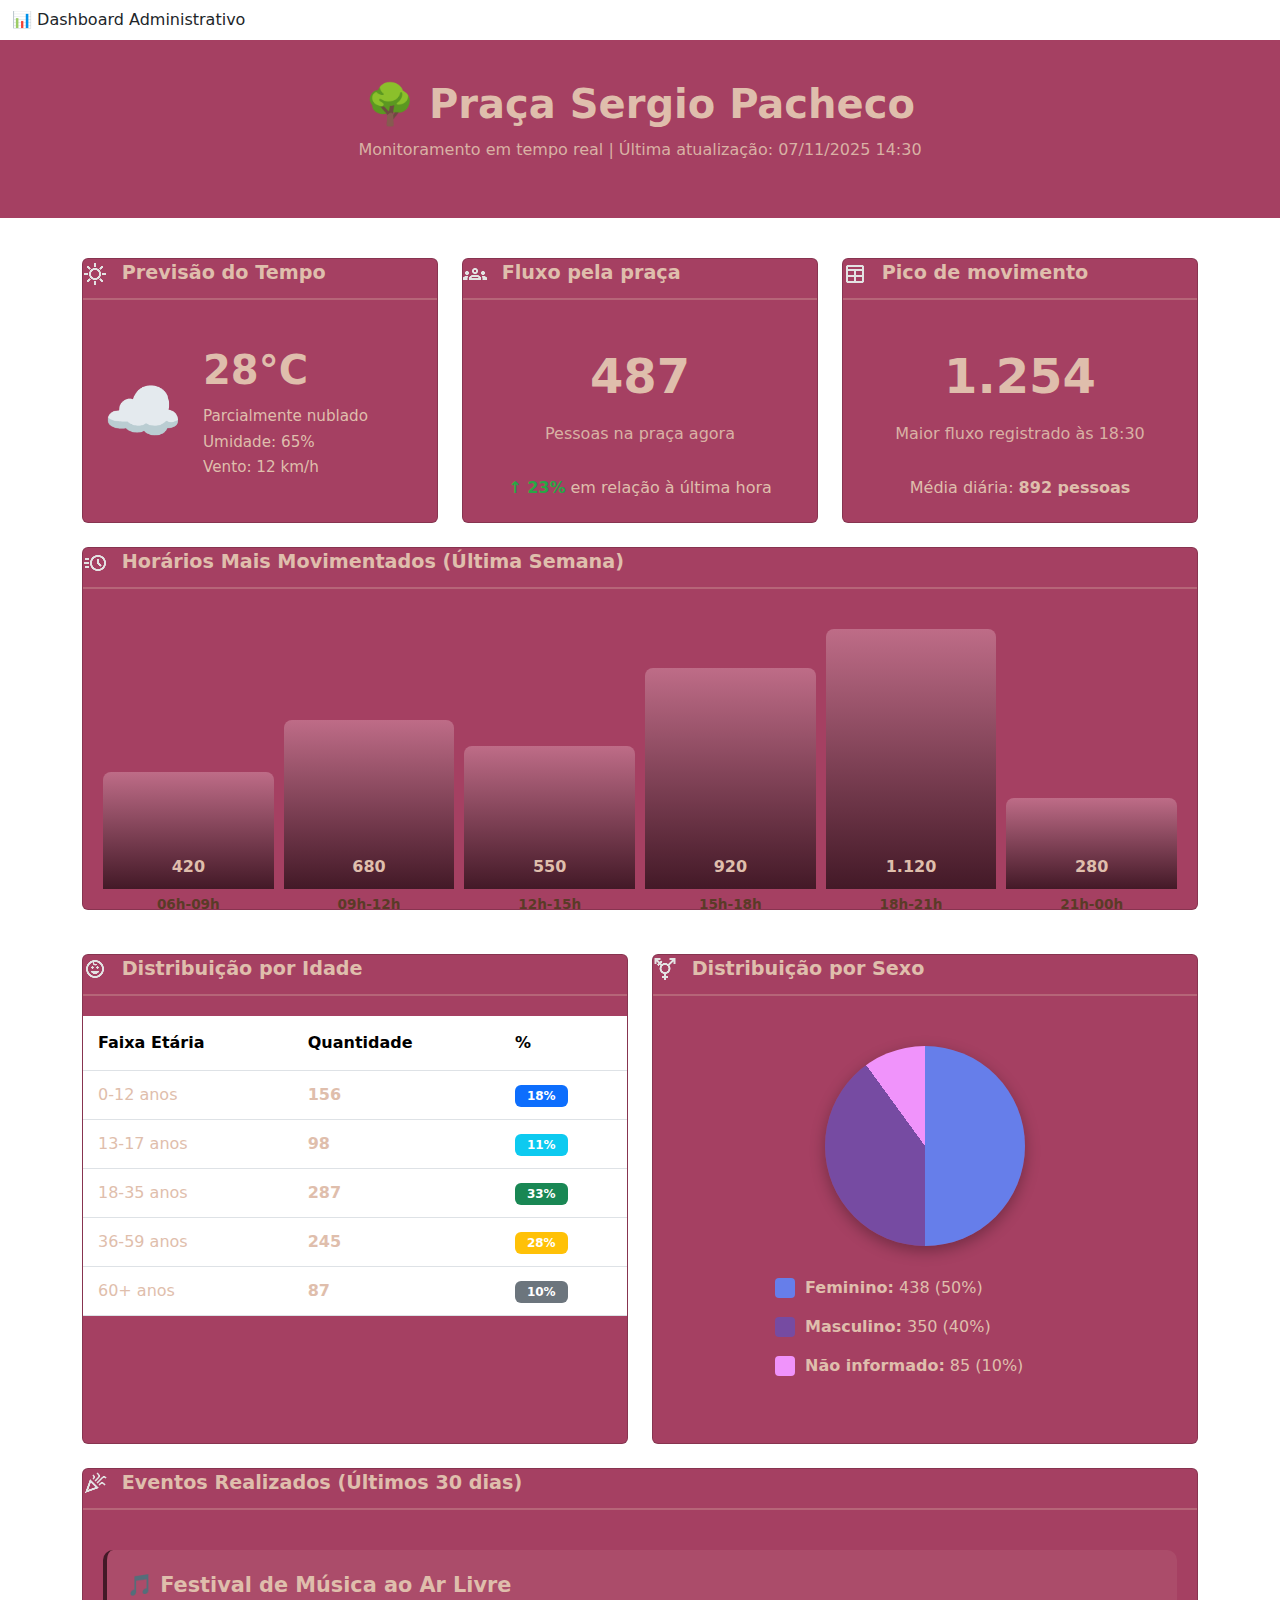
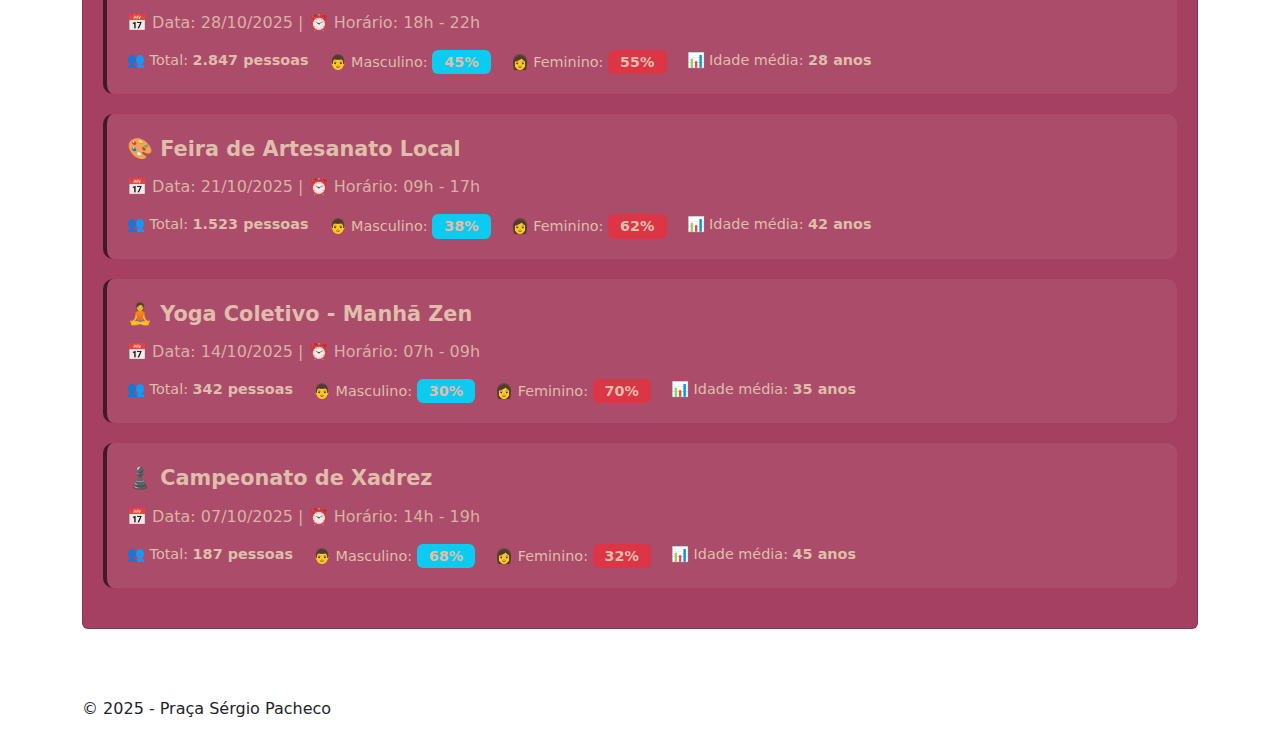
<file: adm.html>
<!DOCTYPE html>
<html lang="pt-BR">
<head>
    <meta charset="UTF-8">
    <meta name="viewport" content="width=device-width, initial-scale=1.0">
    <title>Dashboard - Praça Municipal</title>
    <link href="https://cdn.jsdelivr.net/npm/bootstrap@5.3.0/dist/css/bootstrap.min.css" rel="stylesheet">
    <link rel="preconnect" href="https://fonts.googleapis.com">
    <link rel="preconnect" href="https://fonts.gstatic.com" crossorigin>
    <link href="https://fonts.googleapis.com/css2?family=Montserrat:wght@700;800&family=Inter:wght@300;400;600&display=swap" rel="stylesheet">
    <link rel="stylesheet" href="adm.css">
</head>
<body>
    <header>
        <nav class="navbar">
            <div class="container-fluid">
                <div class="logo">📊 Dashboard Administrativo</div>
                <ul class="nav-links ms-auto">
                </ul>
            </div>
        </nav>
    </header>

    <div class="dashboard-header">
        <h1>🌳 Praça Sergio Pacheco</h1>
        <p>Monitoramento em tempo real | Última atualização: 07/11/2025 14:30</p>
    </div>

    <div class="container">
        <div class="row g-4 mb-4">
            <div class="col-md-4">
                <div class="card dashboard-card h-100">
                    <div class="card-title">
                        <img src="img/sunny_24dp_E3E3E3_FILL0_wght400_GRAD0_opsz24.png" alt="sol" class="dashboard-icon">
                        Previsão do Tempo
                    </div>
                    <div class="weather">
                        <div class="weather-icon">☁️</div>
                        <div class="weather-info">
                            <div class="temperature">28°C</div>
                            <div class="weather-desc">Parcialmente nublado</div>
                            <div class="weather-desc">Umidade: 65%</div>
                            <div class="weather-desc">Vento: 12 km/h</div>
                        </div>
                    </div>
                </div>
            </div>

            <div class="col-md-4">
                <div class="card dashboard-card h-100">
                    <div class="card-title">
                        <img src="img/groups_24dp_E3E3E3_FILL0_wght400_GRAD0_opsz24.png" alt="pessoas" class="dashboard-icon">
                        Fluxo pela praça
                    </div>
                    <div class="stat-box">
                        <div class="stat-value">487</div>
                        <div class="stat-label">Pessoas na praça agora</div>
                    </div>
                    <div class="metric-text text-center">
                        <span class="metric-positive">↑ 23%</span> em relação à última hora
                    </div>
                </div>
            </div>

            <div class="col-md-4">
                <div class="card dashboard-card h-100">
                    <div class="card-title">
                        <img src="img/table_24dp_E3E3E3_FILL0_wght400_GRAD0_opsz24.png" alt="tabela" class="dashboard-icon">
                        Pico de movimento
                    </div>
                    <div class="stat-box">
                        <div class="stat-value">1.254</div>
                        <div class="stat-label">Maior fluxo registrado às 18:30</div>
                    </div>
                    <div class="metric-text text-center">
                        Média diária: <strong>892 pessoas</strong>
                    </div>
                </div>
            </div>
        </div>

        <div class="row g-4 mb-4">
            <div class="col-12">
                <div class="card dashboard-card">
                    <div class="card-title">
                        <img src="img/acute_24dp_E3E3E3_FILL0_wght400_GRAD0_opsz24.png" alt="grafico" class="dashboard-icon">
                        Horários Mais Movimentados (Última Semana)
                    </div>
                    <div class="bar-chart">
                        <div class="bar" style="height: 45%;">
                            <div class="bar-value">420</div>
                            <div class="bar-label">06h-09h</div>
                        </div>
                        <div class="bar" style="height: 65%;">
                            <div class="bar-value">680</div>
                            <div class="bar-label">09h-12h</div>
                        </div>
                        <div class="bar" style="height: 55%;">
                            <div class="bar-value">550</div>
                            <div class="bar-label">12h-15h</div>
                        </div>
                        <div class="bar" style="height: 85%;">
                            <div class="bar-value">920</div>
                            <div class="bar-label">15h-18h</div>
                        </div>
                        <div class="bar" style="height: 100%;">
                            <div class="bar-value">1.120</div>
                            <div class="bar-label">18h-21h</div>
                        </div>
                        <div class="bar" style="height: 35%;">
                            <div class="bar-value">280</div>
                            <div class="bar-label">21h-00h</div>
                        </div>
                    </div>
                </div>
            </div>
        </div>

        <div class="row g-4 mb-4">
            <div class="col-md-6">
                <div class="card dashboard-card h-100">
                    <div class="card-title">
                        <img src="img/child_care_24dp_E3E3E3_FILL0_wght400_GRAD0_opsz24.png" alt="crianca" class="dashboard-icon">
                        Distribuição por Idade
                    </div>
                    <div class="table-responsive">
                        <table class="table table-hover align-middle mb-0">
                            <thead class="table-gradient">
                                <tr>
                                    <th>Faixa Etária</th>
                                    <th>Quantidade</th>
                                    <th>%</th>
                                </tr>
                            </thead>
                            <tbody>
                                <tr>
                                    <td>0-12 anos</td>
                                    <td><strong>156</strong></td>
                                    <td><span class="badge bg-primary">18%</span></td>
                                </tr>
                                <tr>
                                    <td>13-17 anos</td>
                                    <td><strong>98</strong></td>
                                    <td><span class="badge bg-info">11%</span></td>
                                </tr>
                                <tr>
                                    <td>18-35 anos</td>
                                    <td><strong>287</strong></td>
                                    <td><span class="badge bg-success">33%</span></td>
                                </tr>
                                <tr>
                                    <td>36-59 anos</td>
                                    <td><strong>245</strong></td>
                                    <td><span class="badge bg-warning">28%</span></td>
                                </tr>
                                <tr>
                                    <td>60+ anos</td>
                                    <td><strong>87</strong></td>
                                    <td><span class="badge bg-secondary">10%</span></td>
                                </tr>
                            </tbody>
                        </table>
                    </div>
                </div>
            </div>

            <div class="col-md-6">
                <div class="card dashboard-card h-100">
                    <div class="card-title">
                        <img src="img/transgender_24dp_E3E3E3_FILL0_wght400_GRAD0_opsz24.png" alt="sexo" class="dashboard-icon">
                        Distribuição por Sexo
                    </div>
                    <div class="pie-chart">
                        <div class="pie"></div>
                        <div class="legend">
                            <div class="legend-item">
                                <div class="legend-color" style="background: #667eea;"></div>
                                <span><strong>Feminino:</strong> 438 (50%)</span>
                            </div>
                            <div class="legend-item">
                                <div class="legend-color" style="background: #764ba2;"></div>
                                <span><strong>Masculino:</strong> 350 (40%)</span>
                            </div>
                            <div class="legend-item">
                                <div class="legend-color" style="background: #f093fb;"></div>
                                <span><strong>Não informado:</strong> 85 (10%)</span>
                            </div>
                        </div>
                    </div>
                </div>
            </div>
        </div>

        <div class="row g-4 mb-5">
            <div class="col-12">
                <div class="card dashboard-card">
                    <div class="card-title">
                        <img src="img/celebration_24dp_E3E3E3_FILL0_wght400_GRAD0_opsz24.png" alt="festa" class="dashboard-icon">
                        Eventos Realizados (Últimos 30 dias)
                    </div>
                    <div class="events-list">
                        <div class="event-item">
                            <div class="event-title">🎵 Festival de Música ao Ar Livre</div>
                            <div>📅 Data: 28/10/2025 | ⏰ Horário: 18h - 22h</div>
                            <div class="event-stats">
                                <span>👥 Total: <strong>2.847 pessoas</strong></span>
                                <span>👨 Masculino: <span class="badge bg-info">45%</span></span>
                                <span>👩 Feminino: <span class="badge bg-danger">55%</span></span>
                                <span>📊 Idade média: <strong>28 anos</strong></span>
                            </div>
                        </div>

                        <div class="event-item">
                            <div class="event-title">🎨 Feira de Artesanato Local</div>
                            <div>📅 Data: 21/10/2025 | ⏰ Horário: 09h - 17h</div>
                            <div class="event-stats">
                                <span>👥 Total: <strong>1.523 pessoas</strong></span>
                                <span>👨 Masculino: <span class="badge bg-info">38%</span></span>
                                <span>👩 Feminino: <span class="badge bg-danger">62%</span></span>
                                <span>📊 Idade média: <strong>42 anos</strong></span>
                            </div>
                        </div>

                        <div class="event-item">
                            <div class="event-title">🧘 Yoga Coletivo - Manhã Zen</div>
                            <div>📅 Data: 14/10/2025 | ⏰ Horário: 07h - 09h</div>
                            <div class="event-stats">
                                <span>👥 Total: <strong>342 pessoas</strong></span>
                                <span>👨 Masculino: <span class="badge bg-info">30%</span></span>
                                <span>👩 Feminino: <span class="badge bg-danger">70%</span></span>
                                <span>📊 Idade média: <strong>35 anos</strong></span>
                            </div>
                        </div>

                        <div class="event-item">
                            <div class="event-title">♟️ Campeonato de Xadrez</div>
                            <div>📅 Data: 07/10/2025 | ⏰ Horário: 14h - 19h</div>
                            <div class="event-stats">
                                <span>👥 Total: <strong>187 pessoas</strong></span>
                                <span>👨 Masculino: <span class="badge bg-info">68%</span></span>
                                <span>👩 Feminino: <span class="badge bg-danger">32%</span></span>
                                <span>📊 Idade média: <strong>45 anos</strong></span>
                            </div>
                        </div>
                    </div>
                </div>
            </div>
        </div>
    </div>

<footer>
    <div class="container">
        <p>&copy; 2025 - Praça Sérgio Pacheco</p>
</div>
</footer>


    <script src="https://cdn.jsdelivr.net/npm/bootstrap@5.3.0/dist/js/bootstrap.bundle.min.js"></script>
</body>
</file>
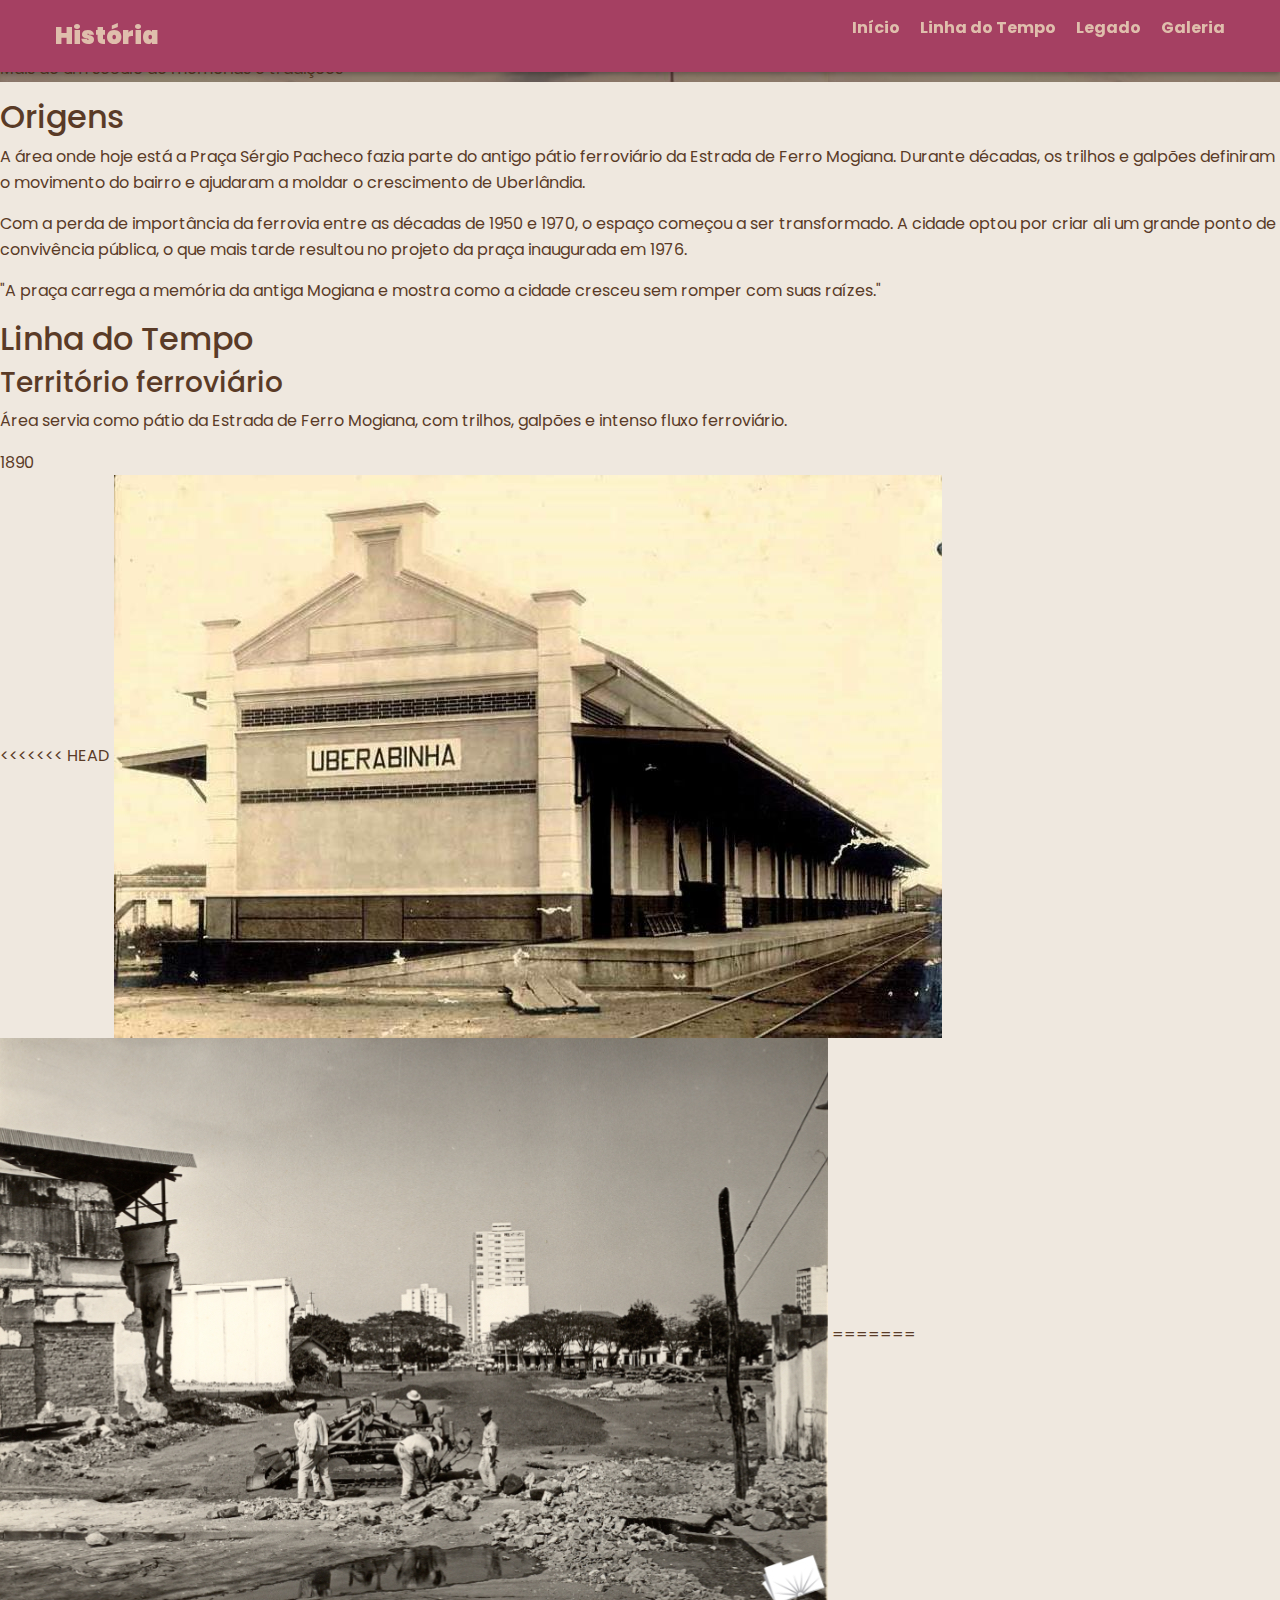
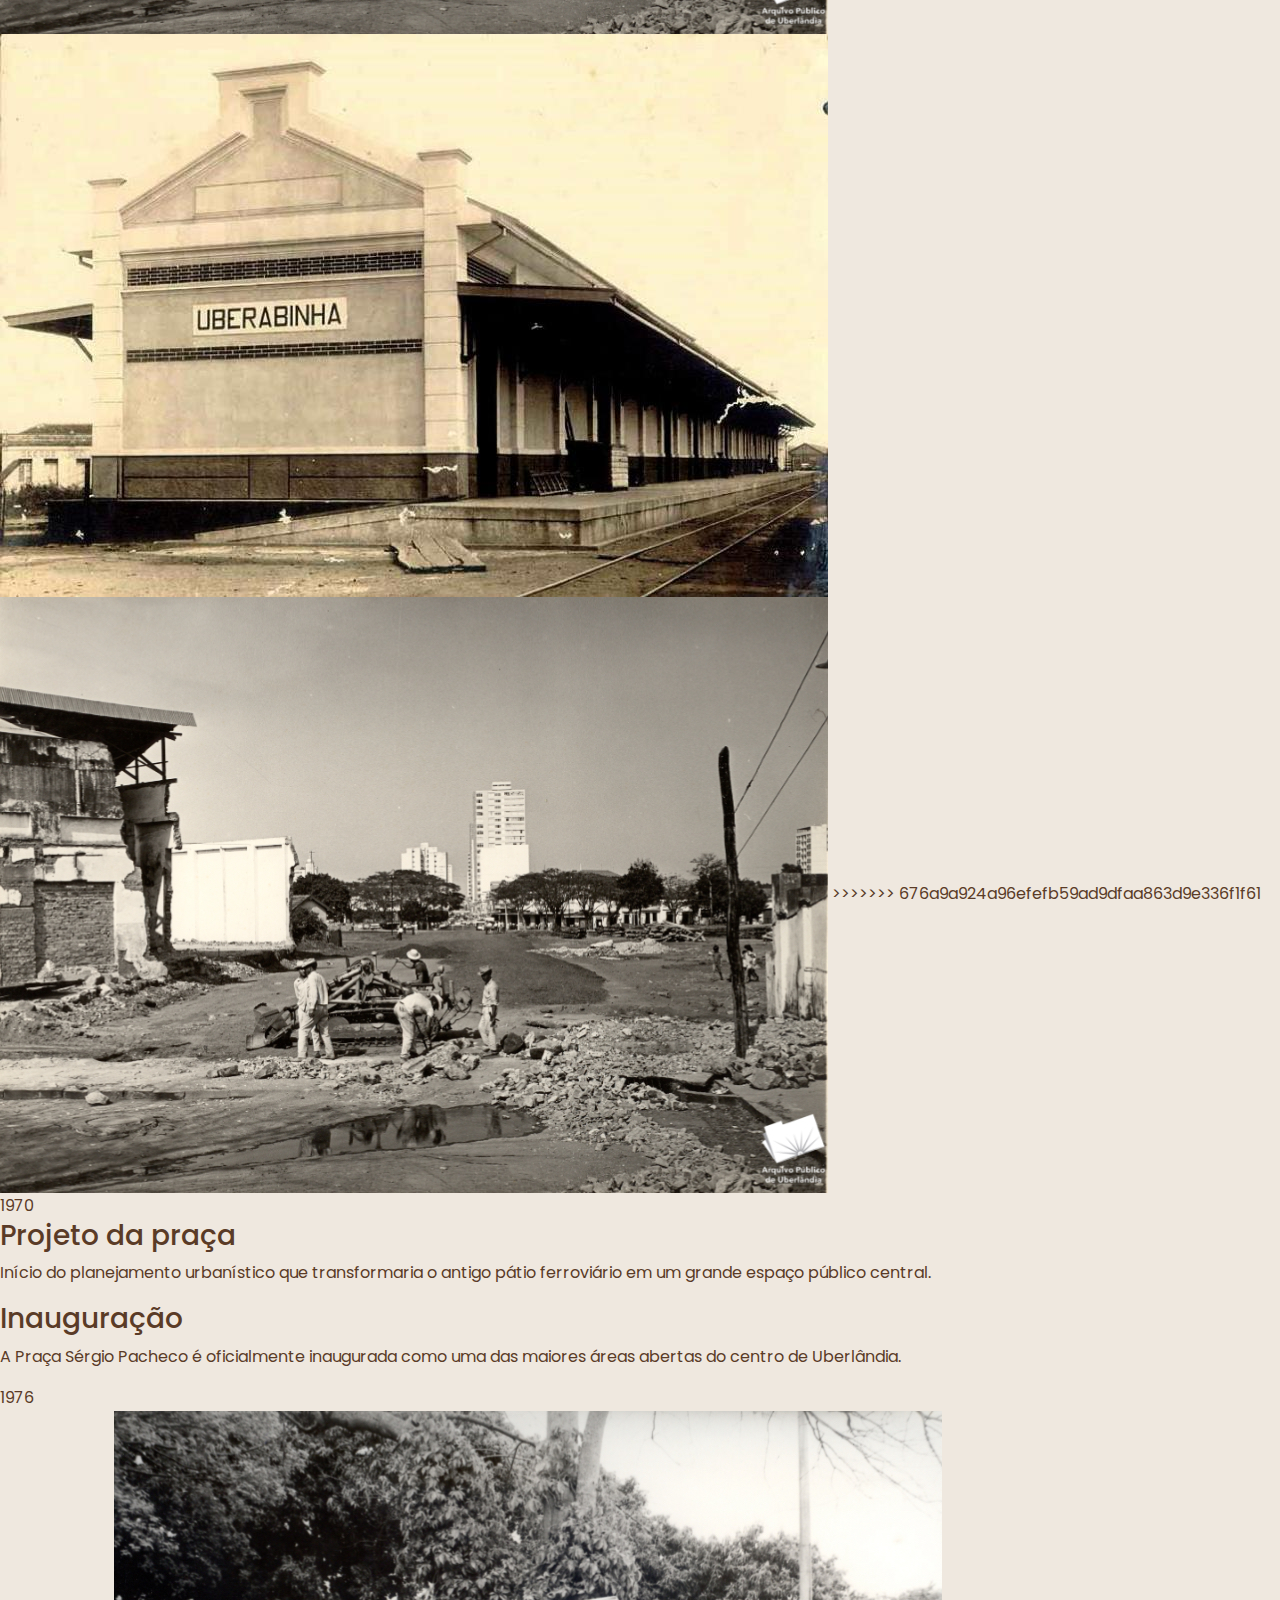
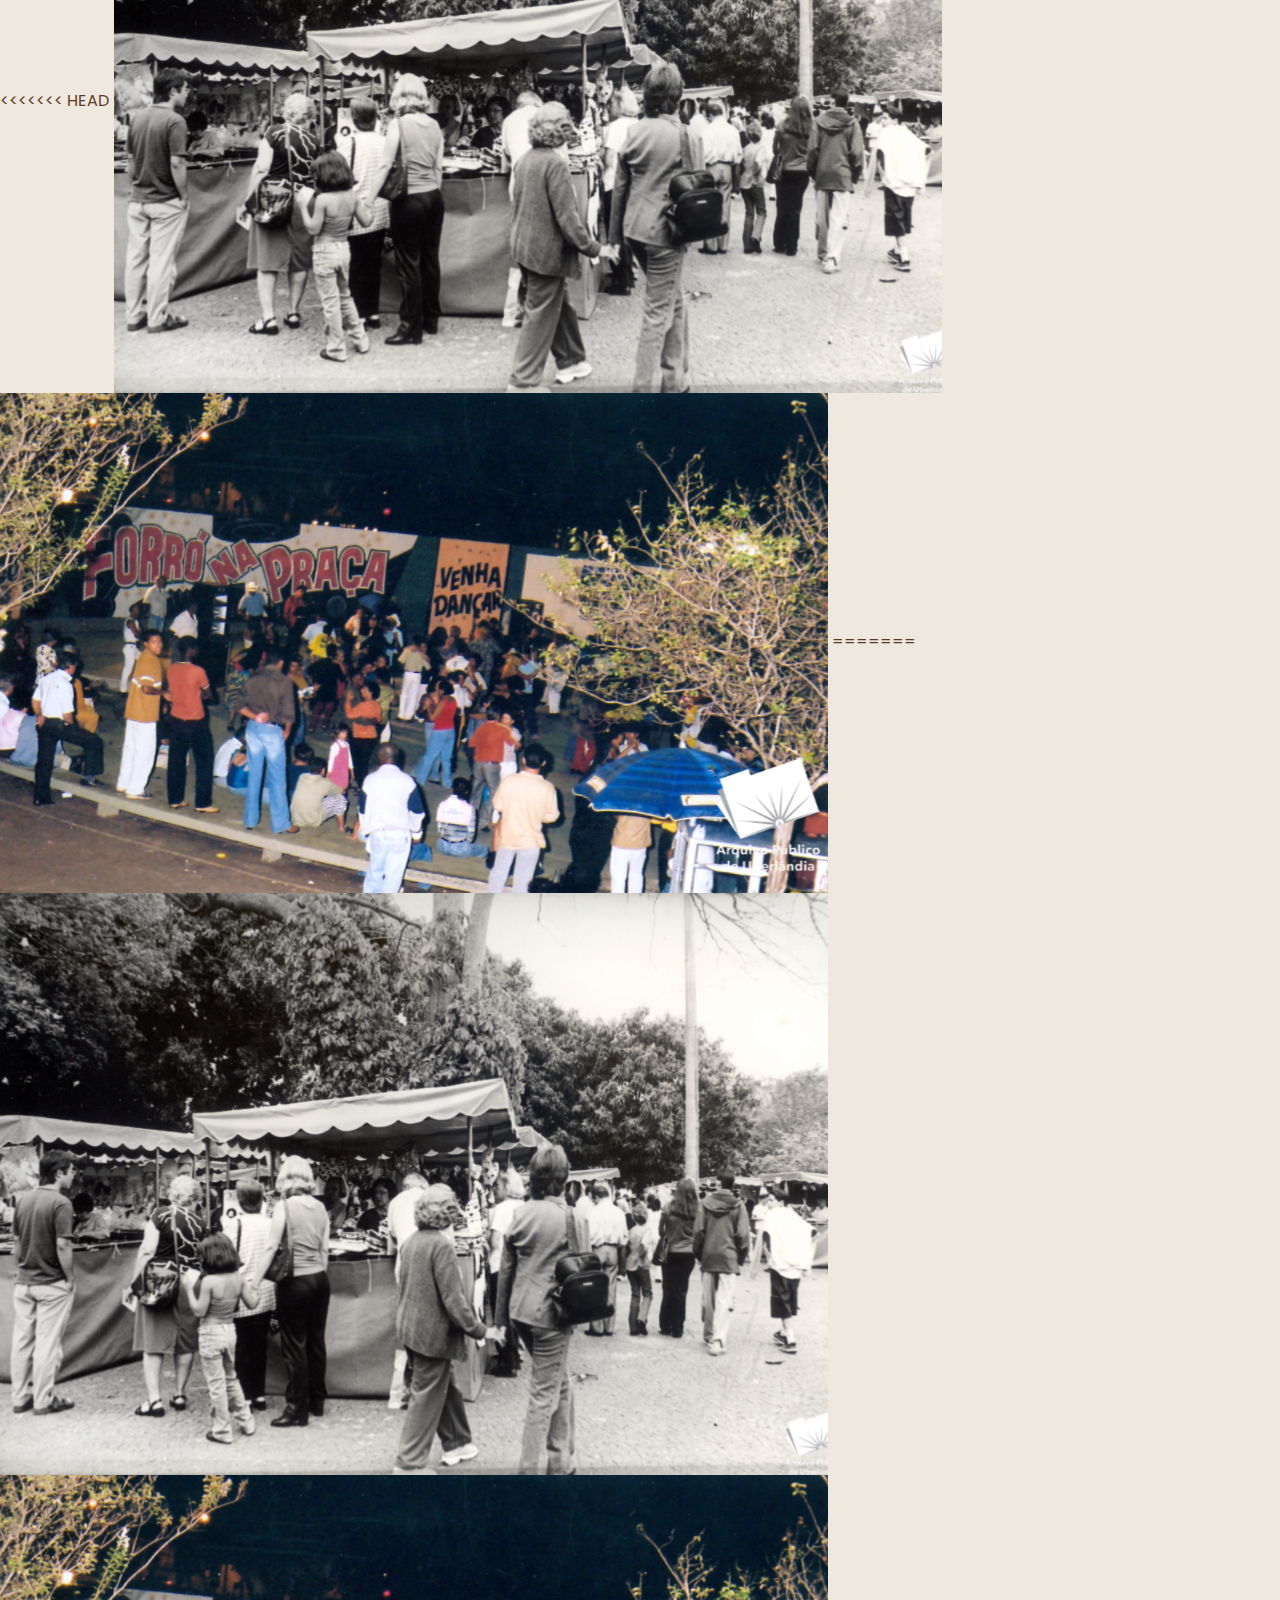
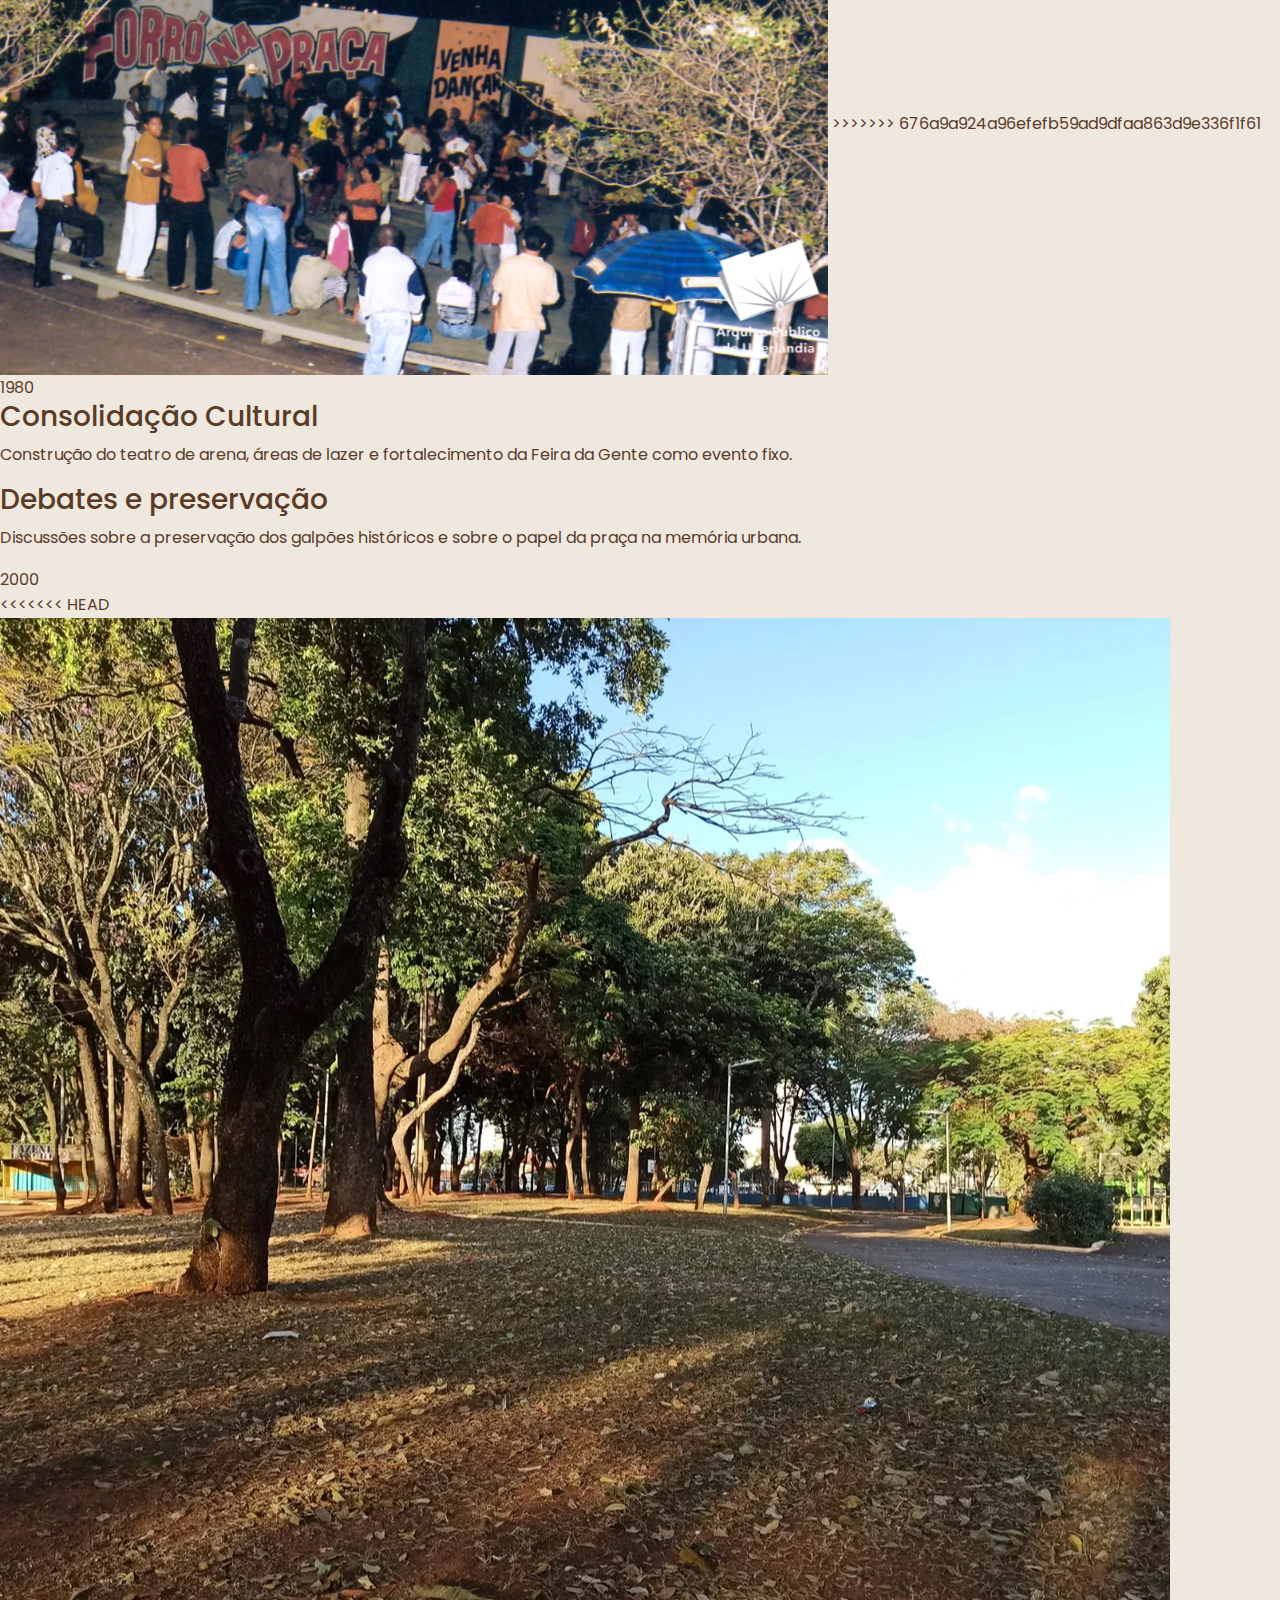
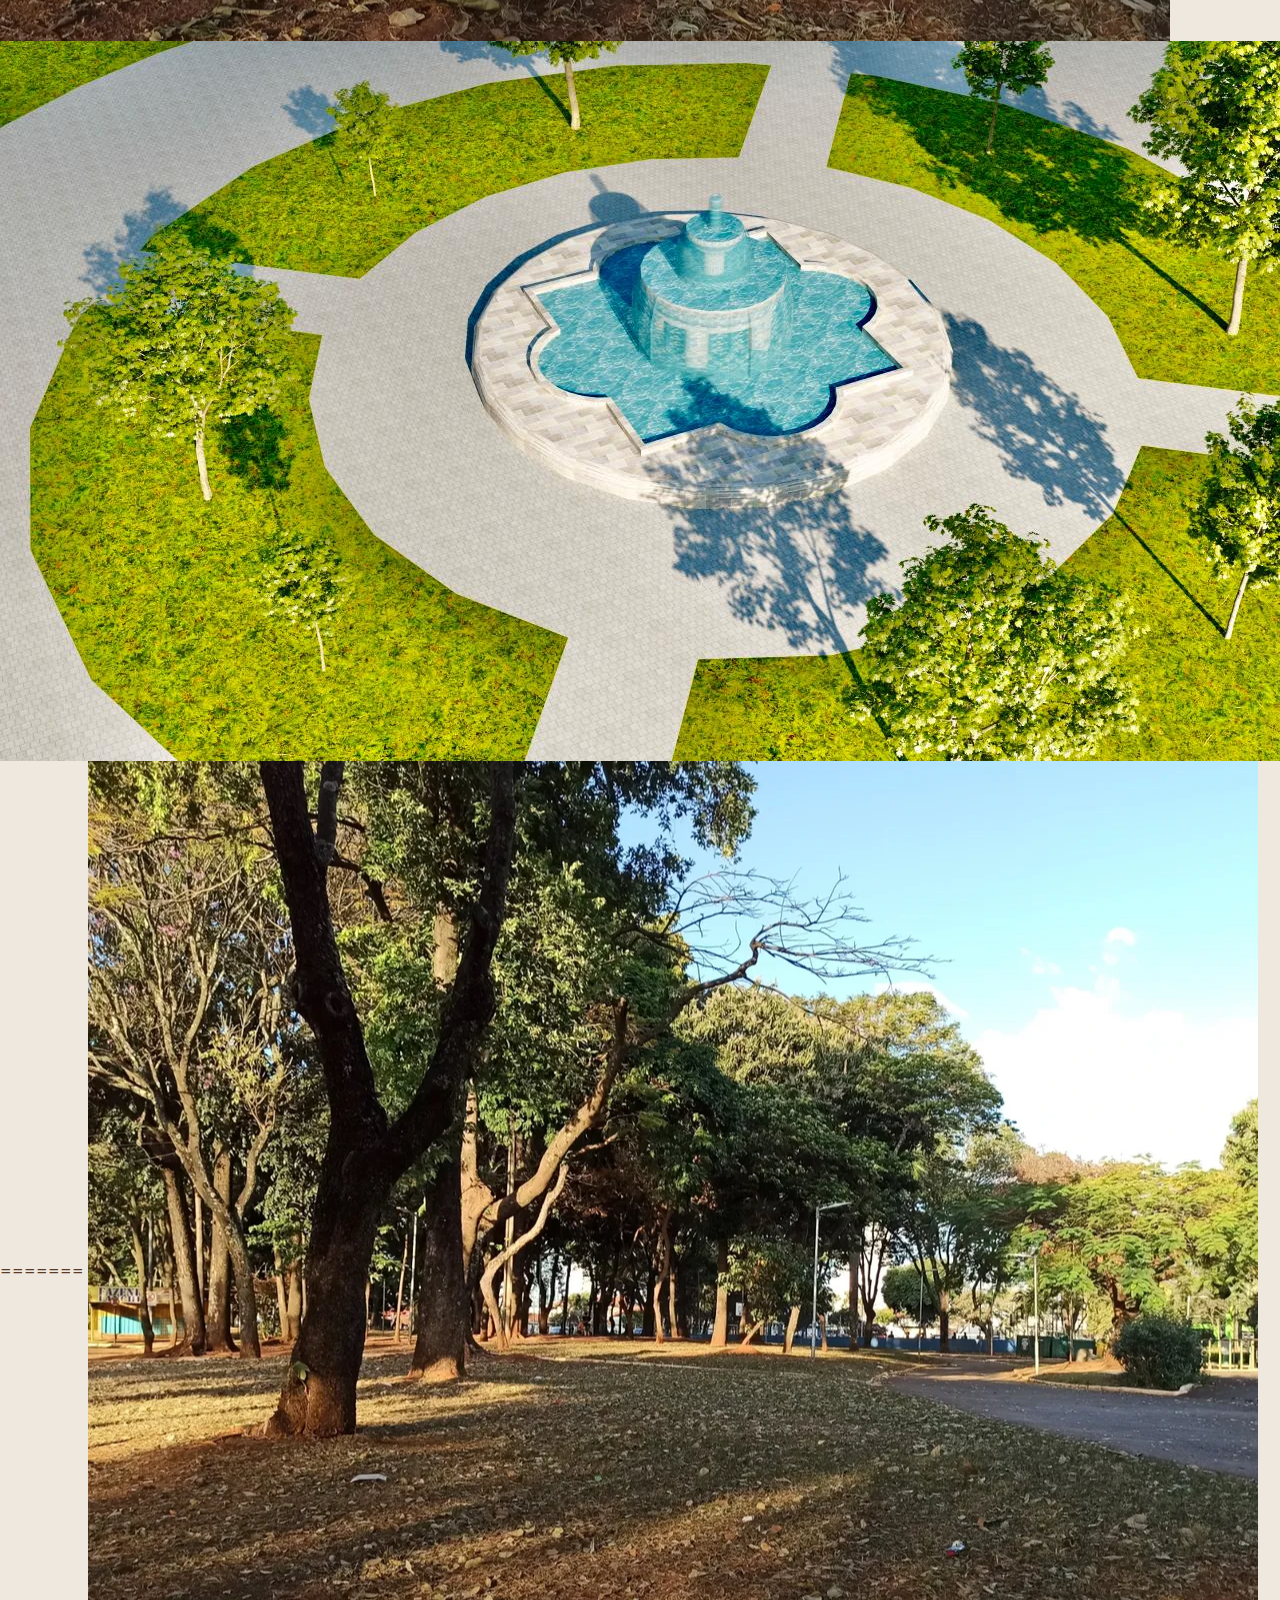
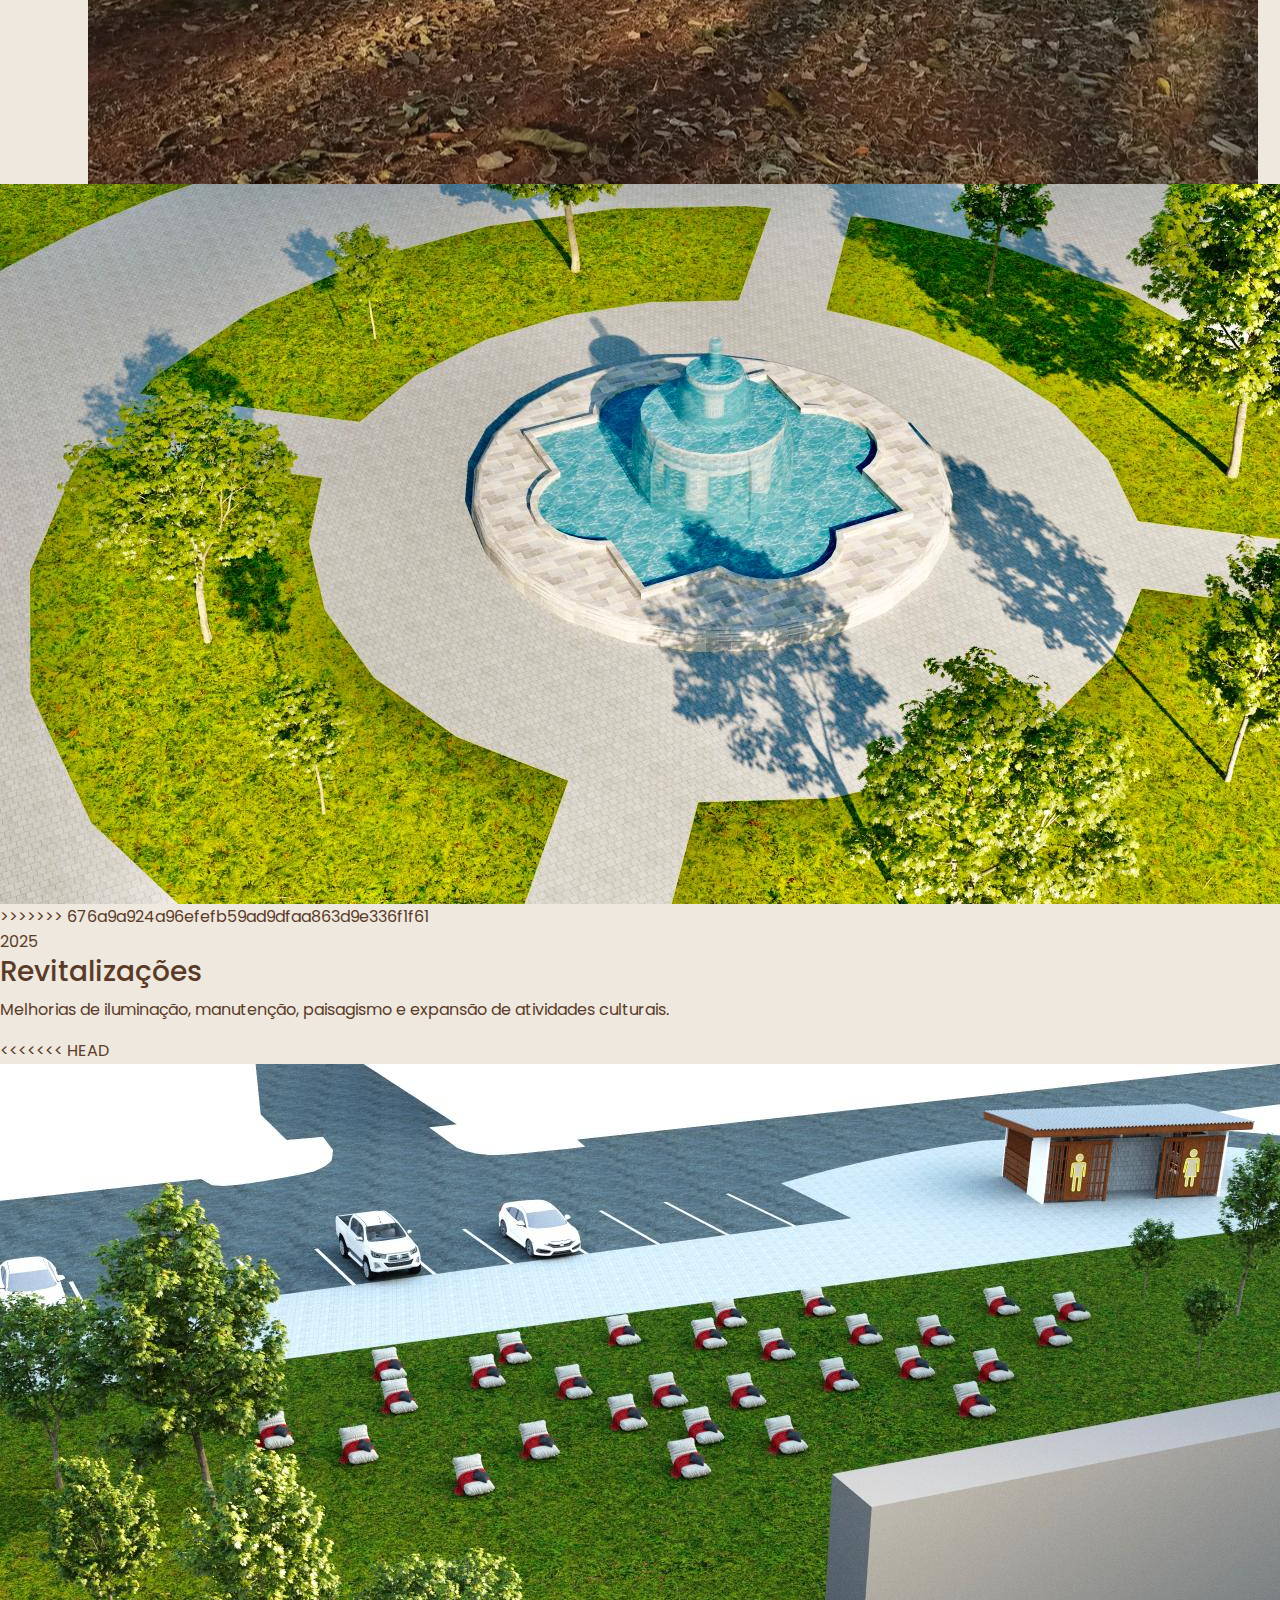
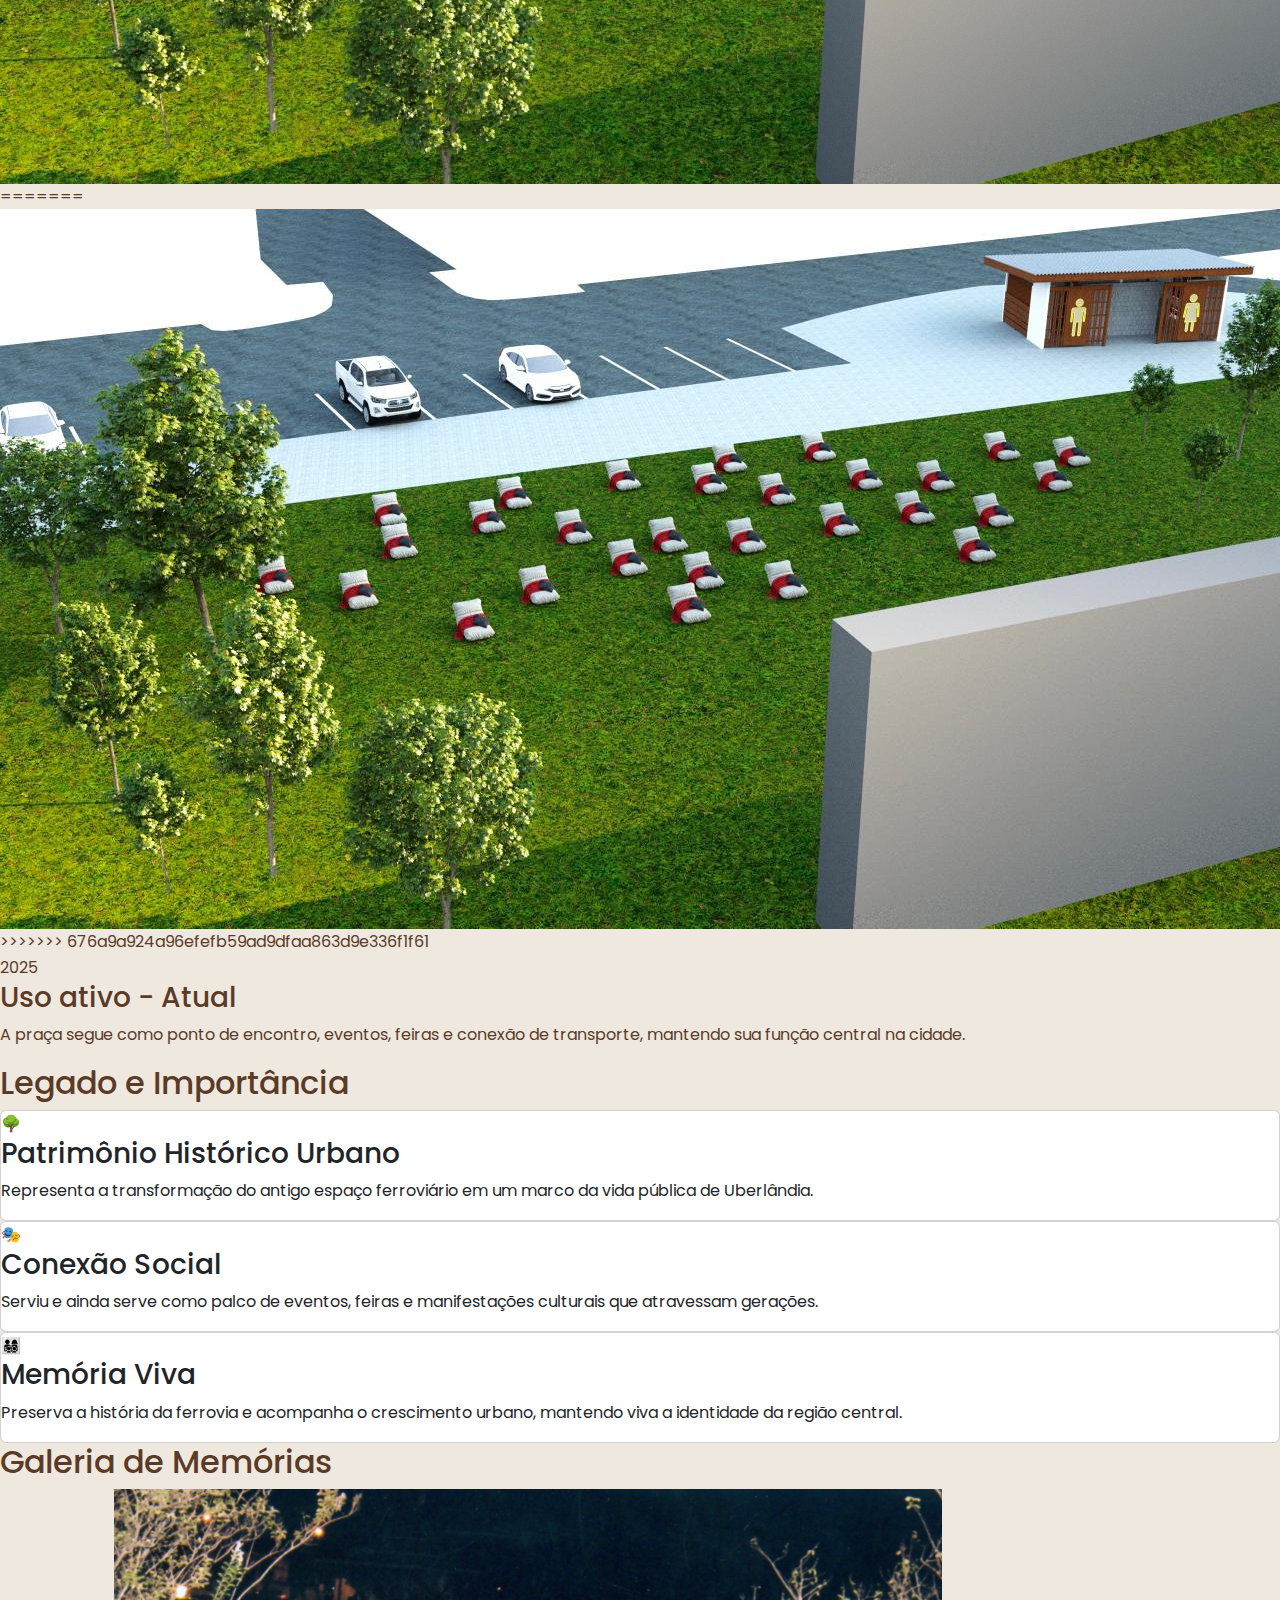
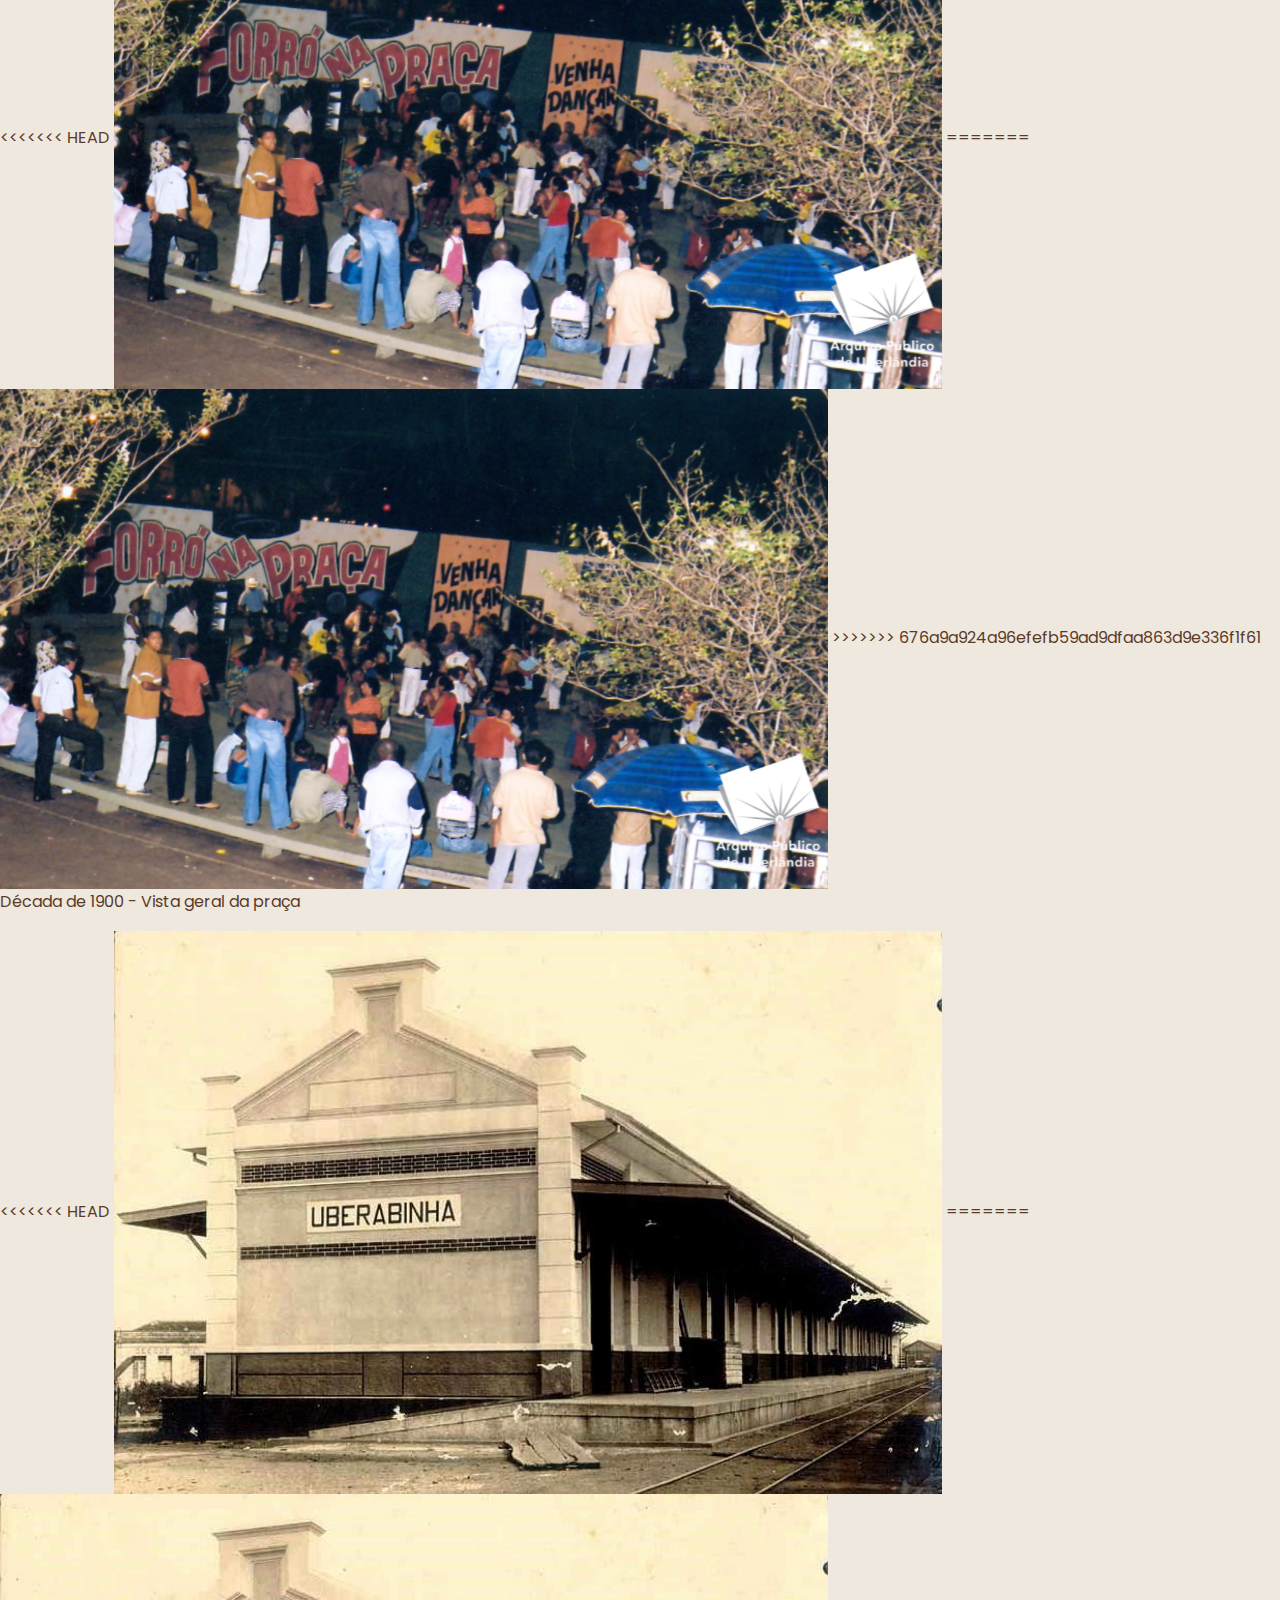
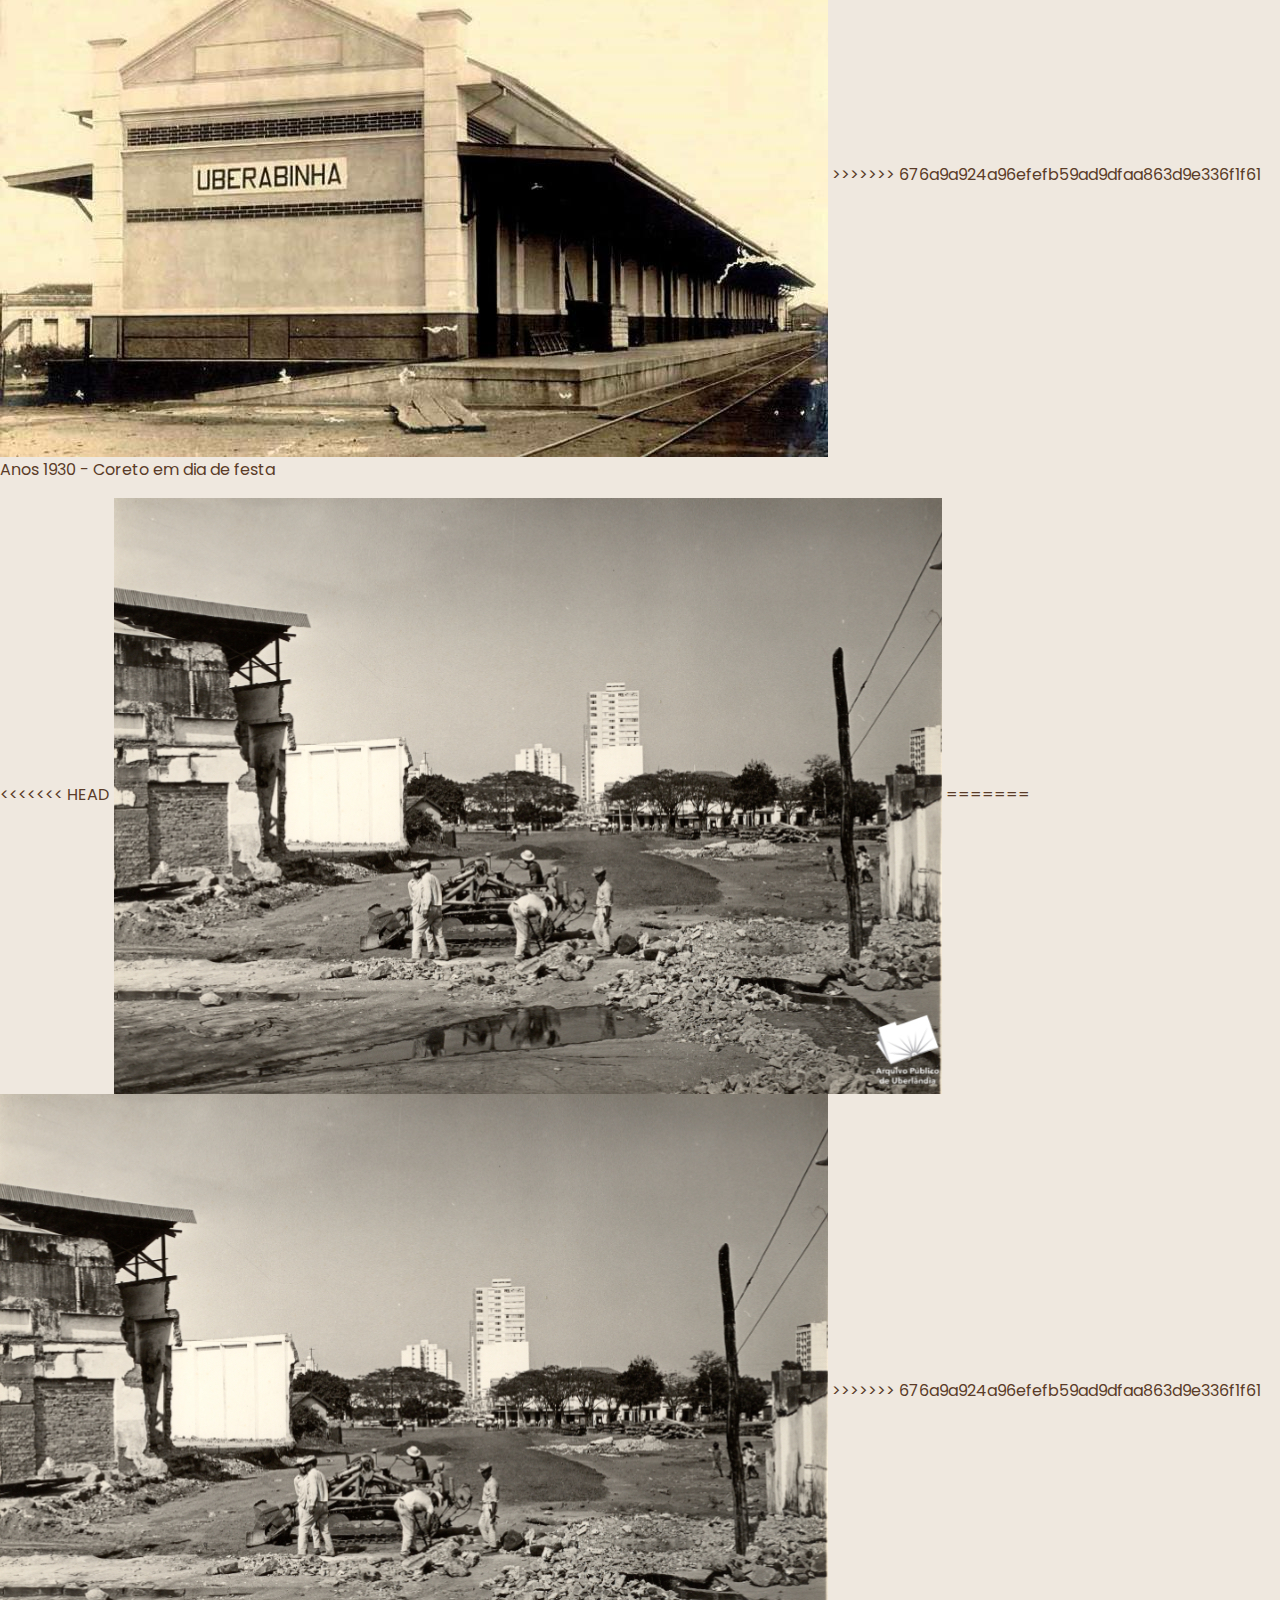
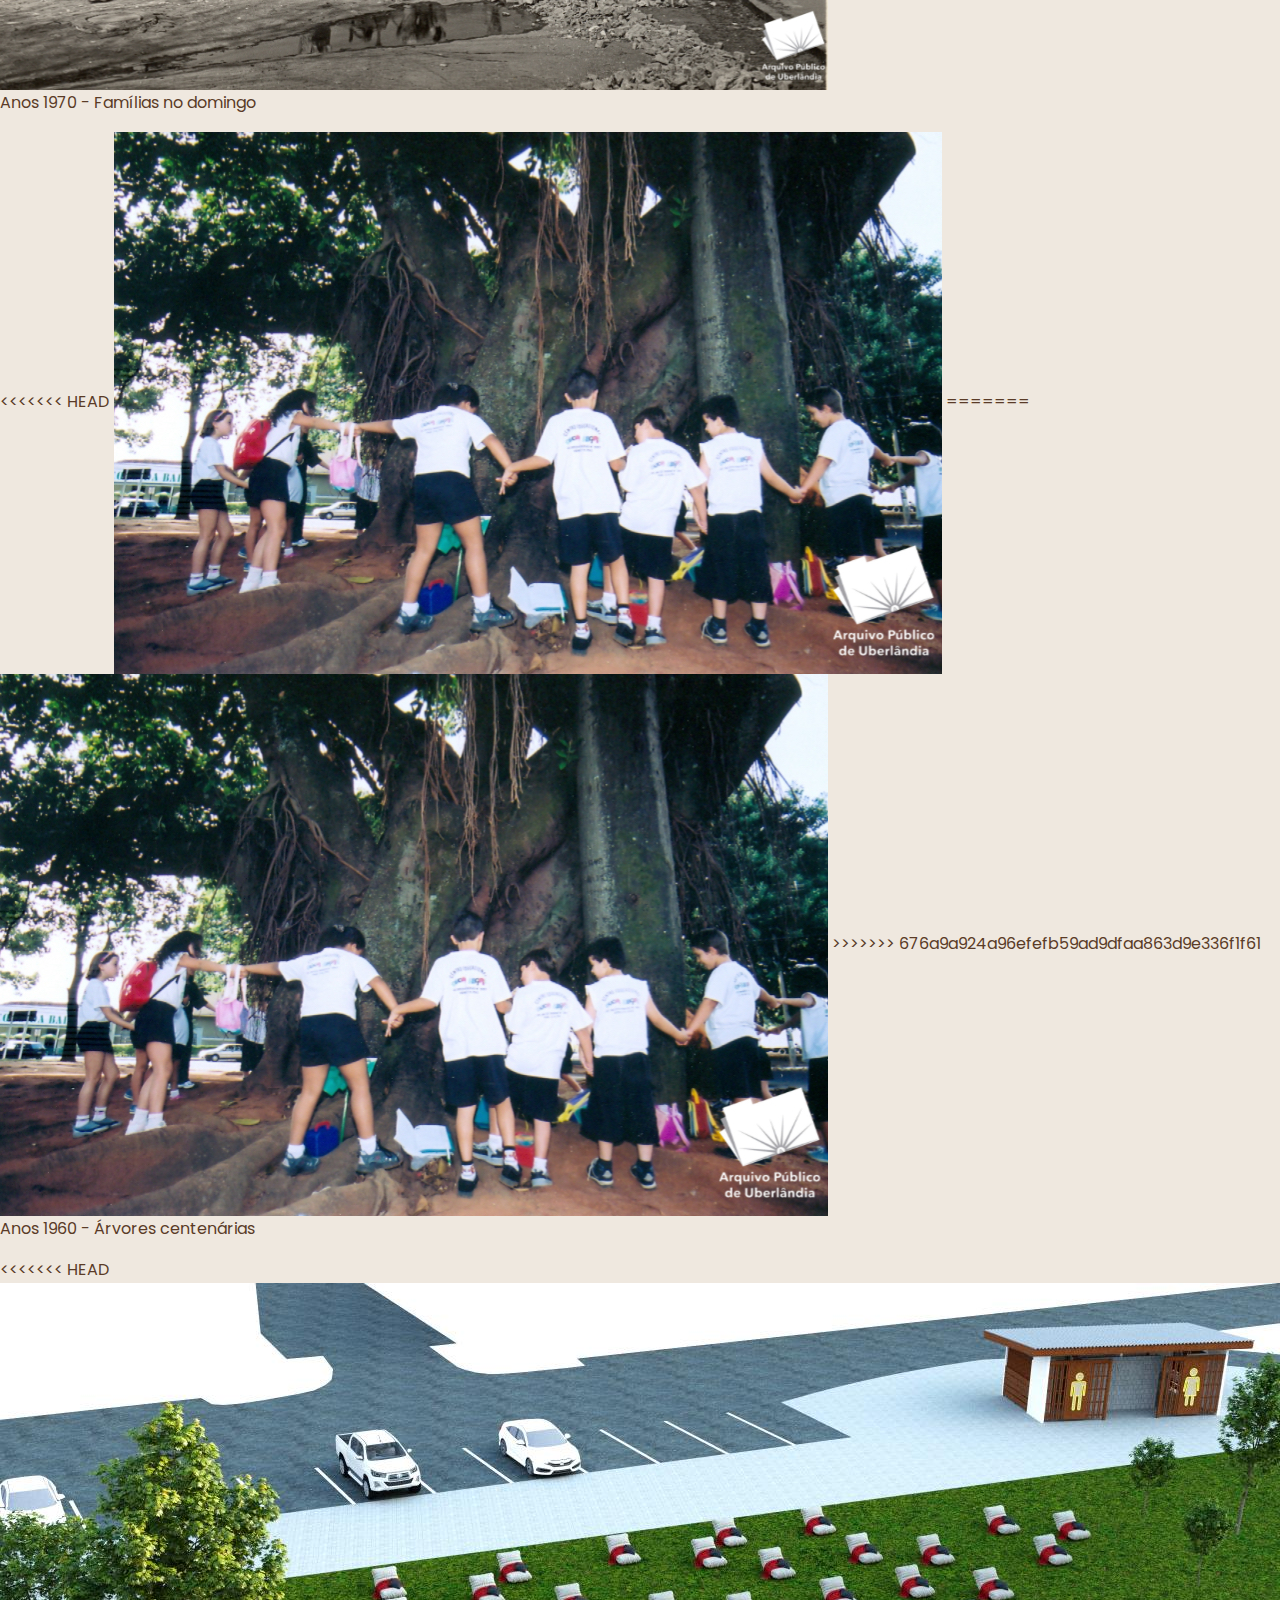
<file: historia.html>
<!DOCTYPE html>
<html lang="pt-BR">
<head>
    <meta charset="UTF-8">
    <meta name="viewport" content="width=device-width, initial-scale=1.0">
    <title>História</title>
    <link href="https://cdn.jsdelivr.net/npm/bootstrap@5.3.0/dist/css/bootstrap.min.css" rel="stylesheet">
    <link href="historia.css" rel="stylesheet">
</head>
<body>
    <header>
        <nav class="navbar">
            <div class="logo">História</div>
            <ul class="nav-links">
                <li><a href="#inicio">Início</a></li>
                <li><a href="#linha-tempo">Linha do Tempo</a></li>
                <li><a href="#legado">Legado</a></li>
                <li><a href="#galeria">Galeria</a></li>
            </ul>
        </nav>
    </header>

    <section class="hero-section" id="inicio">
        <div>
            <h1>História da Praça Sergio Pacheco</h1>
            <p>Mais de um século de memórias e tradições</p>
        </div>
    </section>

    <section class="section">
        <h2 class="section-title">Origens</h2>
        <p class="section-text">
            A área onde hoje está a Praça Sérgio Pacheco fazia parte do antigo pátio ferroviário da Estrada de Ferro Mogiana. 
            Durante décadas, os trilhos e galpões definiram o movimento do bairro e ajudaram a moldar o crescimento de Uberlândia.
        </p>
        <p class="section-text">
            Com a perda de importância da ferrovia entre as décadas de 1950 e 1970, o espaço começou a ser transformado. 
            A cidade optou por criar ali um grande ponto de convivência pública, o que mais tarde resultou no projeto da praça inaugurada em 1976.
        </p>

        <div class="quote-box">
            <p>"A praça carrega a memória da antiga Mogiana e mostra como a cidade cresceu sem romper com suas raízes."</p>
        </div>
    </section>

    <section class="section" id="linha-tempo">
        <h2 class="section-title">Linha do Tempo</h2>
        
        <div class="timeline">
            <div class="timeline-item">
                <div class="timeline-content">
                    <h3>Território ferroviário</h3>
                    <p>Área servia como pátio da Estrada de Ferro Mogiana, com trilhos, galpões e intenso fluxo ferroviário.</p>
                </div>
                <div class="timeline-year">1890</div>
<<<<<<< HEAD
                <img src="img/antiga5.jpg" alt="1892" class="timeline-img">
            </div>

            <div class="timeline-item">
                <img src="img/antiga7.jpg" alt="1920" class="timeline-img">
=======
                <img src="antiga5.jpg" alt="1892" class="timeline-img">
            </div>

            <div class="timeline-item">
                <img src="antiga7.jpg" alt="1920" class="timeline-img">
>>>>>>> 676a9a924a96efefb59ad9dfaa863d9e336f1f61
                <div class="timeline-year">1970</div>
                <div class="timeline-content">
                    <h3>Projeto da praça</h3>
                    <p>Início do planejamento urbanístico que transformaria o antigo pátio ferroviário em um grande espaço público central.</p>
                </div>
            </div>

            <div class="timeline-item">
                <div class="timeline-content">
                    <h3>Inauguração</h3>
                    <p>A Praça Sérgio Pacheco é oficialmente inaugurada como uma das maiores áreas abertas do centro de Uberlândia.</p>
                </div>
                <div class="timeline-year">1976</div>
<<<<<<< HEAD
                <img src="img/inaug.jpg" alt="1958" class="timeline-img">
            </div>

            <div class="timeline-item">
                <img src="img/forro.jpg" alt="1985" class="timeline-img">
=======
                <img src="inaug.jpg" alt="1958" class="timeline-img">
            </div>

            <div class="timeline-item">
                <img src="forro.jpg" alt="1985" class="timeline-img">
>>>>>>> 676a9a924a96efefb59ad9dfaa863d9e336f1f61
                <div class="timeline-year">1980</div>
                <div class="timeline-content">
                    <h3>Consolidação Cultural</h3>
                    <p>Construção do teatro de arena, áreas de lazer e fortalecimento da Feira da Gente como evento fixo.</p>
                </div>
            </div>

            <div class="timeline-item">
                <div class="timeline-content">
                    <h3>Debates e preservação</h3>
                    <p>Discussões sobre a preservação dos galpões históricos e sobre o papel da praça na memória urbana.</p>
                </div>
                <div class="timeline-year">2000</div>
<<<<<<< HEAD
                <img src="img/preser.jpg" alt="2010" class="timeline-img">
            </div>

            <div class="timeline-item">
                <img src="img/cena1.jpg" alt="2024" class="timeline-img">
=======
                <img src="preser.jpg" alt="2010" class="timeline-img">
            </div>

            <div class="timeline-item">
                <img src="cena1.jpg" alt="2024" class="timeline-img">
>>>>>>> 676a9a924a96efefb59ad9dfaa863d9e336f1f61
                <div class="timeline-year">2025</div>
                <div class="timeline-content">
                    <h3>Revitalizações</h3>
                    <p>Melhorias de iluminação, manutenção, paisagismo e expansão de atividades culturais.</p>
                </div>
            </div>

            <div class="timeline-item">
<<<<<<< HEAD
                <img src="img/cena2.jpg" alt="2024" class="timeline-img">
=======
                <img src="cena2.jpg" alt="2024" class="timeline-img">
>>>>>>> 676a9a924a96efefb59ad9dfaa863d9e336f1f61
                <div class="timeline-year">2025</div>
                <div class="timeline-content">
                    <h3>Uso ativo - Atual</h3>
                    <p>A praça segue como ponto de encontro, eventos, feiras e conexão de transporte, mantendo sua função central na cidade.</p>
                </div>
            </div>
        </div>
    </section>

    <section class="section" id="legado">
        <h2 class="section-title">Legado e Importância</h2>
        
        <div class="cards">
            <div class="card">
                <div class="icon">🌳</div>
                <h3>Patrimônio Histórico Urbano</h3>
                <p>Representa a transformação do antigo espaço ferroviário em um marco da vida pública de Uberlândia.</p>
            </div>

            <div class="card">
                <div class="icon">🎭</div>
                <h3>Conexão Social</h3>
                <p>Serviu e ainda serve como palco de eventos, feiras e manifestações culturais que atravessam gerações.</p>
            </div>

            <div class="card">
                <div class="icon">👨‍👩‍👧‍👦</div>
                <h3>Memória Viva</h3>
                <p>Preserva a história da ferrovia e acompanha o crescimento urbano, mantendo viva a identidade da região central.</p>
            </div>
        </div>
    </section>

    <section class="section" id="galeria">
        <h2 class="section-title">Galeria de Memórias</h2>
        
        <div class="gallery">
            <div class="gallery-item">
<<<<<<< HEAD
                <img src="img/forro.jpg" alt="Praça antiga">
=======
                <img src="forro.jpg" alt="Praça antiga">
>>>>>>> 676a9a924a96efefb59ad9dfaa863d9e336f1f61
                <div class="gallery-overlay">
                    <p>Década de 1900 - Vista geral da praça</p>
                </div>
            </div>

            <div class="gallery-item">
<<<<<<< HEAD
                <img src="img/antiga5.jpg" alt="Coreto histórico">
=======
                <img src="antiga5.jpg" alt="Coreto histórico">
>>>>>>> 676a9a924a96efefb59ad9dfaa863d9e336f1f61
                <div class="gallery-overlay">
                    <p>Anos 1930 - Coreto em dia de festa</p>
                </div>
            </div>

            <div class="gallery-item">
<<<<<<< HEAD
                <img src="img/antiga7.jpg" alt="Famílias">
=======
                <img src="antiga7.jpg" alt="Famílias">
>>>>>>> 676a9a924a96efefb59ad9dfaa863d9e336f1f61
                <div class="gallery-overlay">
                    <p>Anos 1970 - Famílias no domingo</p>
                </div>
            </div>

            <div class="gallery-item">
<<<<<<< HEAD
                <img src="img/gameleira.jpg" alt="Natureza">
=======
                <img src="gameleira.jpg" alt="Natureza">
>>>>>>> 676a9a924a96efefb59ad9dfaa863d9e336f1f61
                <div class="gallery-overlay">
                    <p>Anos 1960 - Árvores centenárias</p>
                </div>
            </div>

            <div class="gallery-item">
<<<<<<< HEAD
                <img src="img/cena2.jpg" alt="Reforma">
=======
                <img src="cena2.jpg" alt="Reforma">
>>>>>>> 676a9a924a96efefb59ad9dfaa863d9e336f1f61
                <div class="gallery-overlay">
                    <p>2010 - Projeto de revitalização</p>
                </div>
            </div>

            <div class="gallery-item">
<<<<<<< HEAD
                <img src="img/cena1.jpg" alt="Atualidade">
=======
                <img src="cena1.jpg" alt="Atualidade">
>>>>>>> 676a9a924a96efefb59ad9dfaa863d9e336f1f61
                <div class="gallery-overlay">
                    <p>2024 - Praça na atualidade</p>
                </div>
            </div>
        </div>
    </section>

<footer>
    <p>&copy; 2025 - Praça Sérgio Pacheco</p>
</footer>

    <script src="https://cdn.jsdelivr.net/npm/bootstrap@5.3.0/dist/js/bootstrap.bundle.min.js"></script>
</body>
</html>
</file>
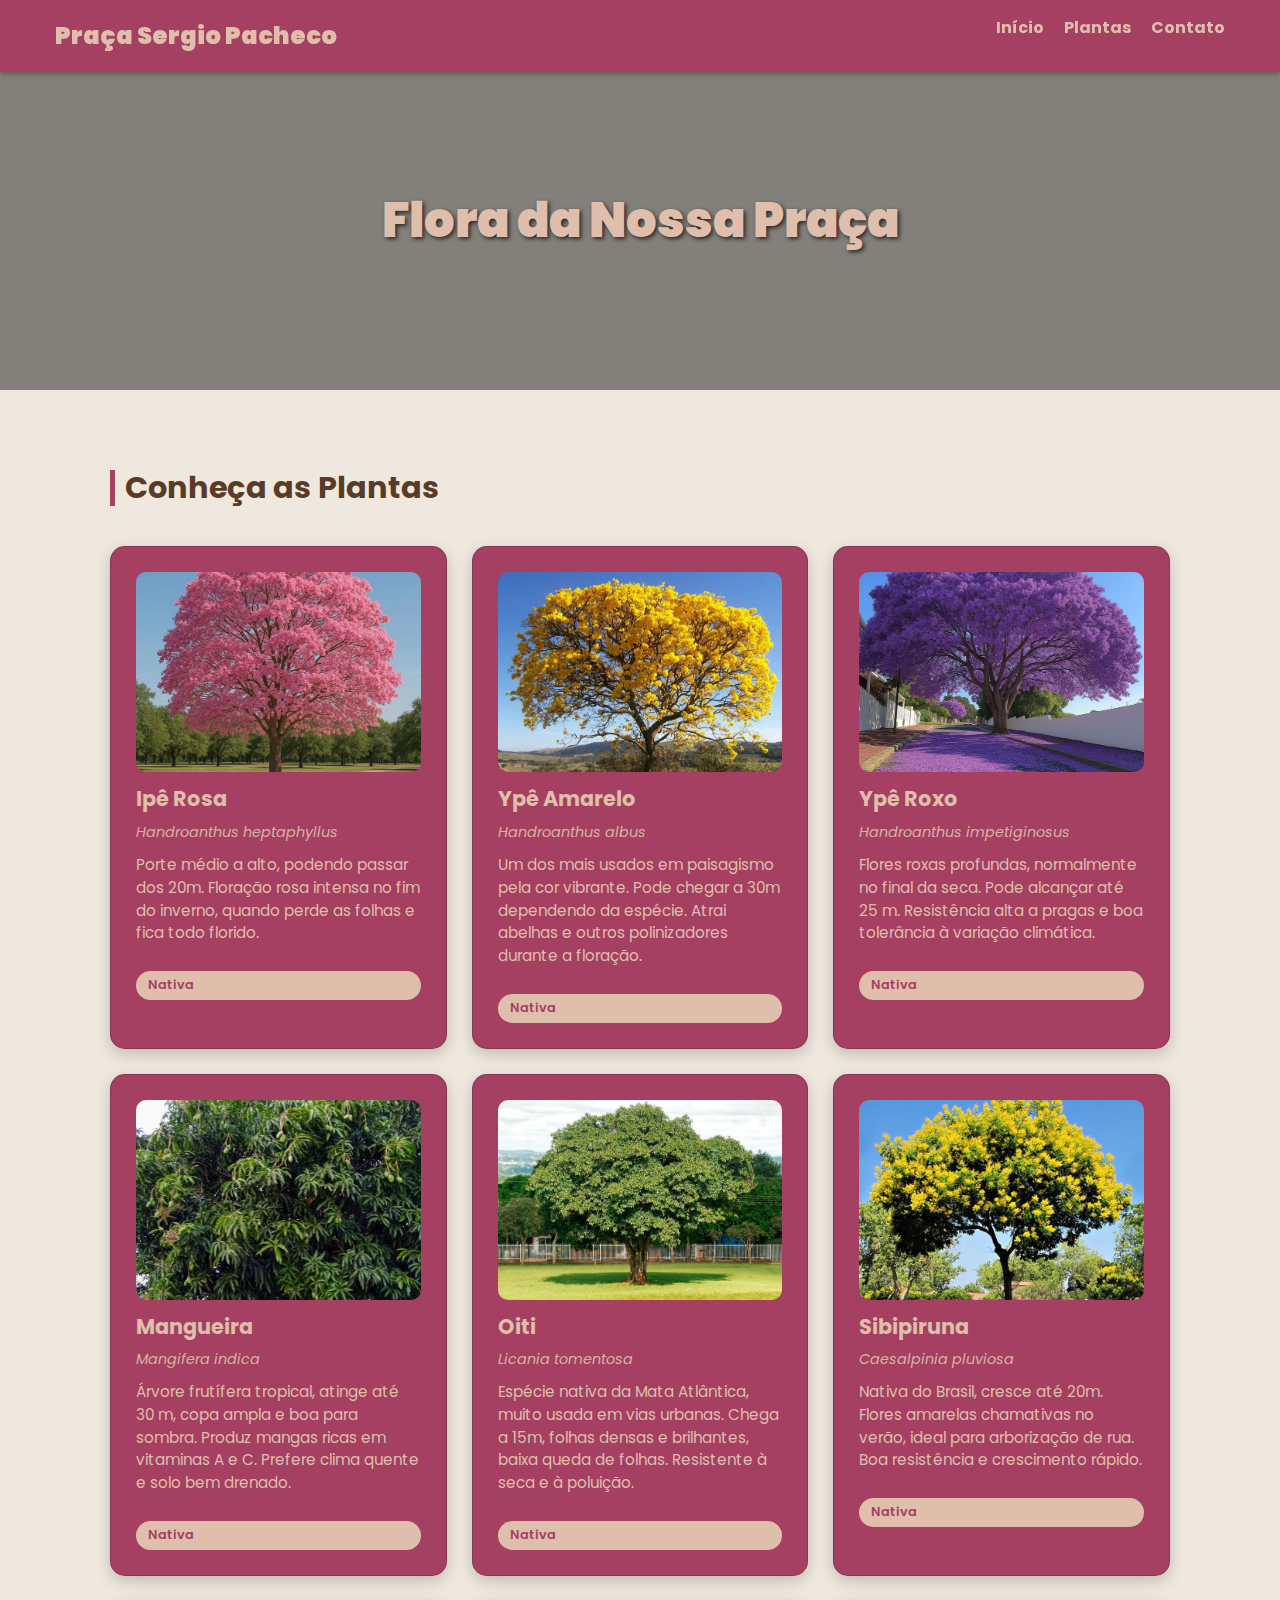
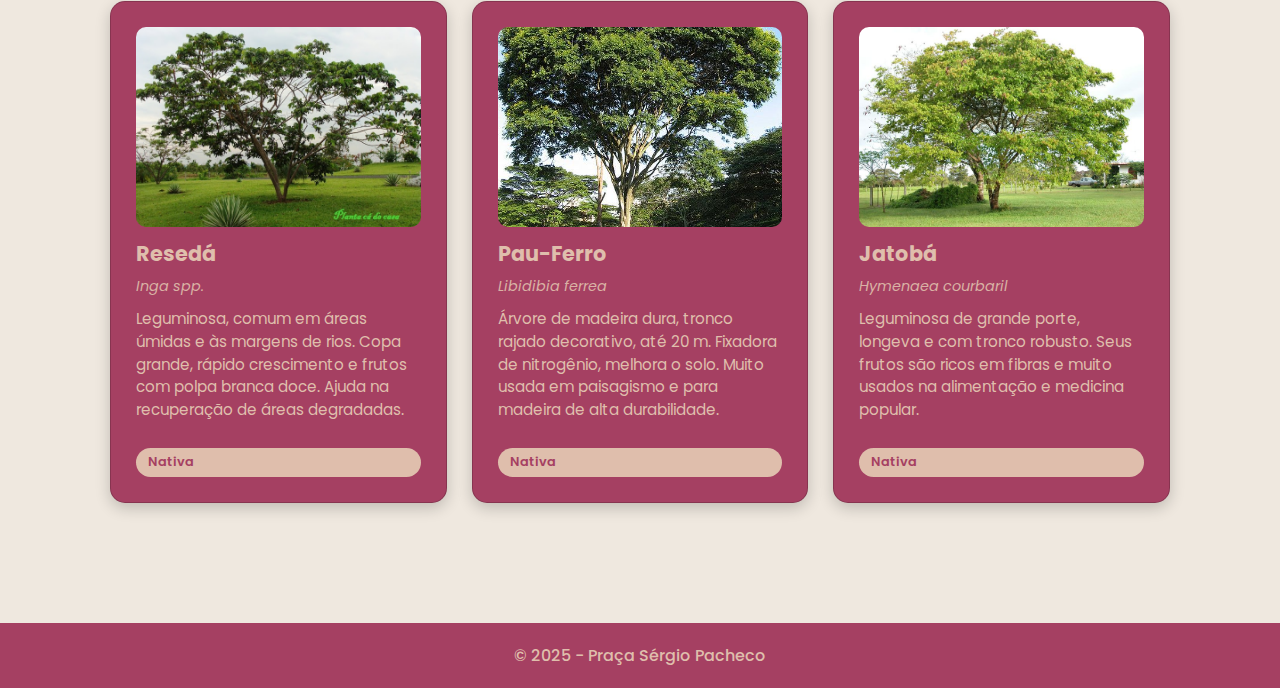
<file: verde.html>
<!DOCTYPE html>
<html lang="pt-BR">
<head>
    <meta charset="UTF-8">
    <meta name="viewport" content="width=device-width, initial-scale=1.0">
    <title>Plantas da Praça</title>
    <link href="https://cdn.jsdelivr.net/npm/bootstrap@5.3.0/dist/css/bootstrap.min.css" rel="stylesheet">
    <link href="verde.css" rel="stylesheet">
</head>
<body>
    <header>
        <nav class="navbar">
            <div class="logo">Praça Sergio Pacheco</div>
            <ul class="nav-links">
                <li><a href="#inicio">Início</a></li>
                <li><a href="#plantas">Plantas</a></li>
                <li><a href="#contato">Contato</a></li>
            </ul>
        </nav>
    </header>

    <section class="hero-section">
        <h1>Flora da Nossa Praça</h1>
    </section>

    <section class="section" id="plantas">
        <h2 class="section-title">Conheça as Plantas</h2>
        
        <div class="cards">
            <div class="card">
                <img src="img/Muda de Ipê Rosa  50 a 60 Centímetros.jpg" alt="Ipê Rosa" class="card-img">
                <h3>Ipê Rosa</h3>
                <p class="scientific-name">Handroanthus heptaphyllus</p>
                <p>Porte médio a alto, podendo passar dos 20m. Floração rosa intensa no fim do inverno, quando perde as folhas e fica todo florido.</p>
                <span class="card-badge">Nativa</span>
            </div>

            <div class="card">
                <img src="img/Exemplo de angiosperma - Ipê amarelo - Escola Educação.jpg" alt="Palmeira Imperial" class="card-img">
                <h3>Ypê Amarelo</h3>
                <p class="scientific-name">Handroanthus albus</p>
                <p>Um dos mais usados em paisagismo pela cor vibrante. Pode chegar a 30m dependendo da espécie. Atrai abelhas e outros polinizadores durante a floração.</p>
                <span class="card-badge">Nativa</span>
            </div>

            <div class="card">
                <img src="img/Muda de Ipê Roxo  40 a 50 centímetros.jpg" alt="Jacarandá Mimoso" class="card-img">
                <h3>Ypê Roxo</h3>
                <p class="scientific-name">Handroanthus impetiginosus</p>
                <p>Flores roxas profundas, normalmente no final da seca. Pode alcançar até 25 m. Resistência alta a pragas e boa tolerância à variação climática.</p>
                <span class="card-badge">Nativa</span>
            </div>

            <div class="card">
                <img src="img/Mangueira no Furlan.jpg" class="card-img">
                <h3>Mangueira</h3>
                <p class="scientific-name">Mangifera indica</p>
                <p>Árvore frutífera tropical, atinge até 30 m, copa ampla e boa para sombra. Produz mangas ricas em vitaminas A e C. Prefere clima quente e solo bem drenado.</p>
                <span class="card-badge">Nativa</span>
            </div>

            <div class="card">
                <img src="img/Árvores para sombra_ com pouca raiz e crescimento rápido.jpg" alt="Quaresmeira" class="card-img">
                <h3>Oiti</h3>
                <p class="scientific-name">Licania tomentosa</p>
                <p>Espécie nativa da Mata Atlântica, muito usada em vias urbanas. Chega a 15m, folhas densas e brilhantes, baixa queda de folhas. Resistente à seca e à poluição.</p>
                <span class="card-badge">Nativa</span>
            </div>

            <div class="card">
                <img src="img/Peltophorum dubium.jpg" alt="Primavera" class="card-img">
                <h3>Sibipiruna</h3>
                <p class="scientific-name">Caesalpinia pluviosa</p>
                <p>Nativa do Brasil, cresce até 20m. Flores amarelas chamativas no verão, ideal para arborização de rua. Boa resistência e crescimento rápido.</p>
                <span class="card-badge">Nativa</span>
            </div>

            <div class="card">
                <img src="img/Planta cá de casa.jpg" alt="Resedá" class="card-img">
                <h3>Resedá</h3>
                <p class="scientific-name">Inga spp.</p>
                <p>Leguminosa, comum em áreas úmidas e às margens de rios. Copa grande, rápido crescimento e frutos com polpa branca doce. Ajuda na recuperação de áreas degradadas.</p>
                <span class="card-badge">Nativa</span>
            </div>

            <div class="card">
                <img src="img/Leopard tree.jpg" alt="Pau-Brasil" class="card-img">
                <h3>Pau-Ferro</h3>
                <p class="scientific-name">Libidibia ferrea</p>
                <p>Árvore de madeira dura, tronco rajado decorativo, até 20 m. Fixadora de nitrogênio, melhora o solo. Muito usada em paisagismo e para madeira de alta durabilidade.</p>
                <span class="card-badge">Nativa</span>
            </div>

            <div class="card">
                <img src="img/Jatobá_ Hymenaea courbaril.jpg" alt="Lavanda" class="card-img">
                <h3>Jatobá</h3>
                <p class="scientific-name">Hymenaea courbaril</p>
                <p>Leguminosa de grande porte, longeva e com tronco robusto. Seus frutos são ricos em fibras e muito usados na alimentação e medicina popular.</p>
                <span class="card-badge">Nativa</span>
            </div>
        </div>
    </section>

<footer>
    <p>&copy; 2025 - Praça Sérgio Pacheco</p>
</footer>

    <script src="https://cdn.jsdelivr.net/npm/bootstrap@5.3.0/dist/js/bootstrap.bundle.min.js"></script>
</body>
</file>
<file: adm.css>
.dashboard-header {
            background: #a54062;
            padding: 40px 20px;
            text-align: center;
            color: #dfbeac;
            margin-bottom: 40px;
        }

        .dashboard-header h1 {
            font-size: 2.5rem;
            font-weight: 900;
            margin-bottom: 10px;
        }

        .dashboard-header p {
            font-size: 1rem;
            opacity: 0.9;
        }

        .dashboard-icon {
            width: 24px;
            height: 24px;
            margin-right: 8px;
            vertical-align: middle;
        }

        .stat-box {
            text-align: center;
            padding: 20px;
        }

        .stat-value {
            font-size: 3rem;
            font-weight: 900;
            color: #dfbeac;
            margin-bottom: 10px;
        }

        .stat-label {
            font-size: 1rem;
            color: #dfbeac;
            opacity: 0.9;
        }

        .weather {
            display: flex;
            align-items: center;
            gap: 20px;
            padding: 20px;
        }

        .weather-icon {
            font-size: 4rem;
        }

        .weather-info {
            flex: 1;
        }

        .temperature {
            font-size: 2.5rem;
            font-weight: 900;
            color: #dfbeac;
            margin-bottom: 5px;
        }

        .weather-desc {
            color: #dfbeac;
            font-size: 0.95rem;
            margin-bottom: 3px;
        }

        .bar-chart {
            display: flex;
            align-items: flex-end;
            justify-content: space-around;
            height: 300px;
            padding: 20px;
            gap: 10px;
        }

        .bar {
            flex: 1;
            background: linear-gradient(to top, #431927, #be6c87);
            border-radius: 8px 8px 0 0;
            position: relative;
            display: flex;
            flex-direction: column;
            justify-content: flex-end;
            align-items: center;
            transition: transform 0.3s;
            min-height: 50px;
        }

        .bar:hover {
            transform: translateY(-10px);
        }

        .bar-value {
            color: #dfbeac;
            font-weight: 700;
            font-size: 1rem;
            margin-bottom: 10px;
        }

        .bar-label {
            position: absolute;
            bottom: -25px;
            font-size: 0.85rem;
            color: #5A3B27;
            font-weight: 600;
            white-space: nowrap;
        }
        
        .table-gradient thead {
            background: #a54062;
            color: #dfbeac;
        }

        .table-gradient th {
            font-weight: 700;
            padding: 15px;
        }

        .table-hover tbody tr {
            transition: background-color 0.3s;
        }

        .table-hover tbody tr:hover {
            background-color: rgba(165, 64, 98, 0.1);
        }

        .table-hover td {
            color: #dfbeac;
            padding: 12px 15px;
            font-weight: 500;
        }
        .pie-chart {
            padding: 30px;
            text-align: center;
        }
        .pie {
            width: 200px;
            height: 200px;
            border-radius: 50%;
            background: conic-gradient(
                #667eea 0deg 180deg,
                #764ba2 180deg 324deg,
                #f093fb 324deg 360deg
            );
            margin: 0 auto 30px;
            box-shadow: 0 5px 15px rgba(0,0,0,0.3);
        }

        .legend {
            text-align: left;
            max-width: 300px;
            margin: 0 auto;
        }

        .legend-item {
            display: flex;
            align-items: center;
            margin-bottom: 15px;
            color: #dfbeac;
        }

        .legend-color {
            width: 20px;
            height: 20px;
            border-radius: 4px;
            margin-right: 10px;
        }

        .events-list {
            padding: 20px;
        }

        .event-item {
            background: rgba(223, 190, 172, 0.1);
            padding: 20px;
            border-radius: 10px;
            margin-bottom: 20px;
            border-left: 4px solid #431927;
        }

        .event-title {
            font-size: 1.3rem;
            font-weight: 700;
            color: #dfbeac;
            margin-bottom: 10px;
        }

        .event-item > div:not(.event-title):not(.event-stats) {
            color: #dfbeac;
            margin-bottom: 10px;
            opacity: 0.9;
        }

        .event-stats {
            display: flex;
            flex-wrap: wrap;
            gap: 20px;
            margin-top: 15px;
        }

        .event-stats span {
            color: #dfbeac;
            font-size: 0.9rem;
        }

        .badge {
            padding: 5px 12px;
            font-weight: 600;
        }
        
        .metric-positive {
            color: #28a745;
            font-weight: 700;
        }

        .metric-text {
            color: #dfbeac;
            margin-top: 10px;
        }

        .card.dashboard-card {
            background: #a54062;
            margin-bottom: 20px;
        }

        .card.dashboard-card .card-title {
            font-size: 1.2rem;
            font-weight: 700;
            color: #dfbeac;
            margin-bottom: 20px;
            border-bottom: 2px solid rgba(223, 190, 172, 0.3);
            padding-bottom: 10px;
        }

        @media (max-width: 768px) {
            .dashboard-header h1 {
                font-size: 1.8rem;
            }

            .bar-chart {
                height: 200px;
            }

            .event-stats {
                flex-direction: column;
                gap: 10px;
            }
        }
</file>
<file: historia.css>
@import url('https://fonts.googleapis.com/css2?family=Poppins:wght@400;600;900&display=swap');

* {
    font-family: 'Poppins', sans-serif;
    margin: 0;
    padding: 0;
    box-sizing: border-box;
}

body {
    background-color: #EFE8DF;
    color: #5A3B27;
    line-height: 1.6;
}

header {
    position: fixed;
    top: 0;
    width: 100%;
    background: #a54062;
    color: #dfbeac;
    z-index: 1000;
    box-shadow: 0 2px 5px rgba(0,0,0,0.3);
}

.navbar {
    max-width: 1200px;
    margin: auto;
    display: flex;
    justify-content: space-between;
    align-items: center;
    padding: 15px;
}

.logo {
    font-size: 1.5rem;
    font-weight: 900;
    color: #dfbeac;
}

.nav-links {
    list-style: none;
    display: flex;
    gap: 20px;
}

.nav-links a {
    text-decoration: none;
    color: #dfbeac;
    font-weight: bold;
    transition: color 0.3s;
}

.nav-links a:hover {
    color: #fff;
}

.hero-section {
    background: linear-gradient(rgba(0,0,0,0.45), rgba(0,0,0,0.45)),
                url('img/topo.jpg');


.hero-section h1 {
    font-size: 3.5rem;
    font-weight: 900;
    text-shadow: 3px 3px 6px rgba(0,0,0,0.8);
    margin-bottom: 10px;
}

.hero-section p {
    font-size: 1.3rem;
    text-shadow: 2px 2px 4px rgba(0,0,0,0.7);
}

.section {
    max-width: 1100px;
    margin: auto;
    padding: 80px 20px;
}

.section-title {
    font-size: 1.9rem;
    font-weight: 700;
    border-left: 5px solid #a54062;
    padding-left: 10px;
    margin-bottom: 30px;
    color: #5A3B27;
}

.section-text {
    font-size: 1.05rem;
    line-height: 1.7;
    color: #5A3B27;
    margin-bottom: 30px;
    text-align: justify;
}

.timeline {
    position: relative;
    padding: 40px 0;
}

.timeline::before {
    content: '';
    position: absolute;
    left: 50%;
    transform: translateX(-50%);
    width: 4px;
    height: 100%;
    background: #a54062;
}

.timeline-item {
    display: flex;
    justify-content: space-between;
    align-items: center;
    margin-bottom: 50px;
    position: relative;
}

.timeline-item:nth-child(even) {
    flex-direction: row-reverse;
}

.timeline-content {
    width: 45%;
    background: #a54062;
    padding: 25px;
    border-radius: 15px;
    box-shadow: 0 5px 15px rgba(0,0,0,0.2);
    position: relative;
    transition: transform 0.3s, box-shadow 0.3s;
}

.timeline-content:hover {
    transform: translateY(-8px);
    box-shadow: 0 15px 25px rgba(0,0,0,0.3);
}

.timeline-year {
    position: absolute;
    left: 50%;
    transform: translateX(-50%);
    background: #431927;
    color: #dfbeac;
    padding: 10px 20px;
    border-radius: 25px;
    font-weight: 700;
    font-size: 1.2rem;
    box-shadow: 0 3px 10px rgba(0,0,0,0.3);
}

.timeline-content h3 {
    color: #dfbeac;
    font-size: 1.4rem;
    margin-bottom: 12px;
    font-weight: 700;
}

.timeline-content p {
    color: #dfbeac;
    font-size: 1rem;
    line-height: 1.6;
}

.timeline-img {
    width: 45%;
    height: 250px;
    border-radius: 15px;
    object-fit: cover;
    box-shadow: 0 5px 15px rgba(0,0,0,0.2);
}

.cards {
    display: grid;
    grid-template-columns: repeat(auto-fit, minmax(280px, 1fr));
    gap: 25px;
    margin-top: 40px;
}

.card {
    background: #a54062;
    padding: 25px;
    border-radius: 15px;
    box-shadow: 0 5px 15px rgba(0,0,0,0.2);
    transition: transform 0.3s, box-shadow 0.3s;
    text-align: center;
}

.card:hover {
    transform: translateY(-10px);
    box-shadow: 0 15px 25px rgba(0,0,0,0.3);
}

.card .icon {
    font-size: 3rem;
    margin-bottom: 15px;
}

.card h3 {
    color: #dfbeac;
    font-size: 1.3rem;
    margin-bottom: 10px;
    font-weight: 700;
}

.card p {
    color: #dfbeac;
    font-size: 0.95rem;
    line-height: 1.5;
}

.gallery {
    display: grid;
    grid-template-columns: repeat(auto-fit, minmax(250px, 1fr));
    gap: 20px;
    margin-top: 40px;
}

.gallery-item {
    position: relative;
    overflow: hidden;
    border-radius: 15px;
    box-shadow: 0 5px 15px rgba(0,0,0,0.2);
    cursor: pointer;
    height: 250px;
}

.gallery-item img {
    width: 100%;
    height: 100%;
    object-fit: cover;
    transition: transform 0.5s;
}

.gallery-item:hover img {
    transform: scale(1.1);
}

.gallery-overlay {
    position: absolute;
    bottom: 0;
    left: 0;
    right: 0;
    background: linear-gradient(to top, rgba(165, 64, 98, 0.9), transparent);
    padding: 20px;
    transform: translateY(100%);
    transition: transform 0.3s;
}

.gallery-item:hover .gallery-overlay {
    transform: translateY(0);
}

.gallery-overlay p {
    color: #dfbeac;
    font-size: 0.9rem;
    font-weight: 600;
    margin: 0;
}

.quote-box {
    background: #fff;
    padding: 40px;
    border-radius: 15px;
    border-left: 5px solid #a54062;
    margin: 40px 0;
    box-shadow: 0 5px 15px rgba(0,0,0,0.1);
}

.quote-box p {
    font-size: 1.2rem;
    font-style: italic;
    color: #5A3B27;
    margin-bottom: 15px;
}

.quote-box .author {
    text-align: right;
    font-weight: 700;
    color: #a54062;
    font-style: normal;
}

footer {
    background: #a54062;
    color: #dfbeac;
    text-align: center;
    padding: 20px;
    margin-top: 40px;
}

footer p {
    font-weight: 500;
    margin: 0;
}


@media (max-width: 768px) {
    .hero-section h1 {
        font-size: 2.2rem;
    }
    
    .hero-section p {
        font-size: 1rem;
    }
    
    
    .nav-links {
        display: none;
    }
    
    .timeline::before {
        left: 30px;
    }
    
    .timeline-item,
    
    .timeline-item:nth-child(even) {
        flex-direction: column;
    }
    
    .timeline-content,
    
    .timeline-img {
        width: 100%;
    }
    
    .timeline-year {
        position: relative;
        left: 0;
        transform: none;
        display: inline-block;
        margin-bottom: 20px;
    }
}}
</file>
<file: verde.css>
@import url('https://fonts.googleapis.com/css2?family=Poppins:wght@400;600;900&display=swap');

* {
    font-family: 'Poppins', sans-serif;
    margin: 0;
    padding: 0;
    box-sizing: border-box;
}

body {
    background-color: #EFE8DF;
    color: #5A3B27;
    line-height: 1.6;
}

header {
    position: fixed;
    top: 0;
    width: 100%;
    background: #a54062;
    color: #dfbeac;
    z-index: 1000;
    box-shadow: 0 2px 5px rgba(0,0,0,0.3);
}

.navbar {
    max-width: 1200px;
    margin: auto;
    display: flex;
    justify-content: space-between;
    align-items: center;
    padding: 15px;
}

.logo {
    font-size: 1.5rem;
    font-weight: 900;
    color: #dfbeac;
}

.nav-links {
    list-style: none;
    display: flex;
    gap: 20px;
}

.nav-links a {
    text-decoration: none;
    color: #dfbeac;
    font-weight: bold;
    transition: color 0.3s;
}

.nav-links a:hover {
    color: #fff;
}

.hero-section {
    background: linear-gradient(rgba(0,0,0,0.45), rgba(0,0,0,0.45)),
                url('https://images.unsplash.com/photo-1585320806297-9794b3e4eeae?w=1200');
    background-size: cover;
    background-position: center;
    height: 330px;
    margin-top: 60px;
    display: flex;
    align-items: center;
    justify-content: center;
    color: #dfbeac;
}

.hero-section h1 {
    font-size: 3rem;
    font-weight: 900;
    text-shadow: 2px 2px 4px rgba(0,0,0,0.7);
}

.section {
    max-width: 1100px;
    margin: auto;
    padding: 80px 20px;
}

.section-title {
    font-size: 1.9rem;
    font-weight: 700;
    border-left: 5px solid #a54062;
    padding-left: 10px;
    margin-bottom: 40px;
    color: #5A3B27;
}

.cards {
    display: grid;
    grid-template-columns: repeat(auto-fit, minmax(280px, 1fr));
    gap: 25px;
    perspective: 1000px;
}

.card {
    background: #a54062;
    padding: 25px;
    border-radius: 15px;
    box-shadow: 0 5px 15px rgba(0,0,0,0.2);
    transition: transform 0.3s, box-shadow 0.3s;
    cursor: pointer;
    overflow: hidden;
}

.card:hover {
    transform: translateY(-10px);
    box-shadow: 0 15px 25px rgba(0,0,0,0.3);
}

.card-img {
    width: 100%;
    height: 200px;
    object-fit: cover;
    border-radius: 10px;
    margin-bottom: 15px;
}

.card h3 {
    color: #dfbeac;
    font-size: 1.3rem;
    margin-bottom: 10px;
    font-weight: 700;
}

.card .scientific-name {
    color: #dfbeac;
    font-style: italic;
    font-size: 0.9rem;
    margin-bottom: 10px;
    opacity: 0.9;
}

.card p {
    color: #dfbeac;
    font-size: 0.95rem;
    line-height: 1.5;
}

.card-badge {
    display: inline-block;
    background: #dfbeac;
    color: #a54062;
    padding: 4px 12px;
    border-radius: 20px;
    font-size: 0.8rem;
    font-weight: 600;
    margin-top: 10px;
}

footer {
    background: #a54062;
    color: #dfbeac;
    text-align: center;
    padding: 20px;
    margin-top: 40px;
}

footer p {
    font-weight: 500;
    margin: 0;
}

@media (max-width: 768px) {
    .hero-section h1 {
        font-size: 2rem;
    }
    
    .nav-links {
        display: none;
    }
}
</file>
